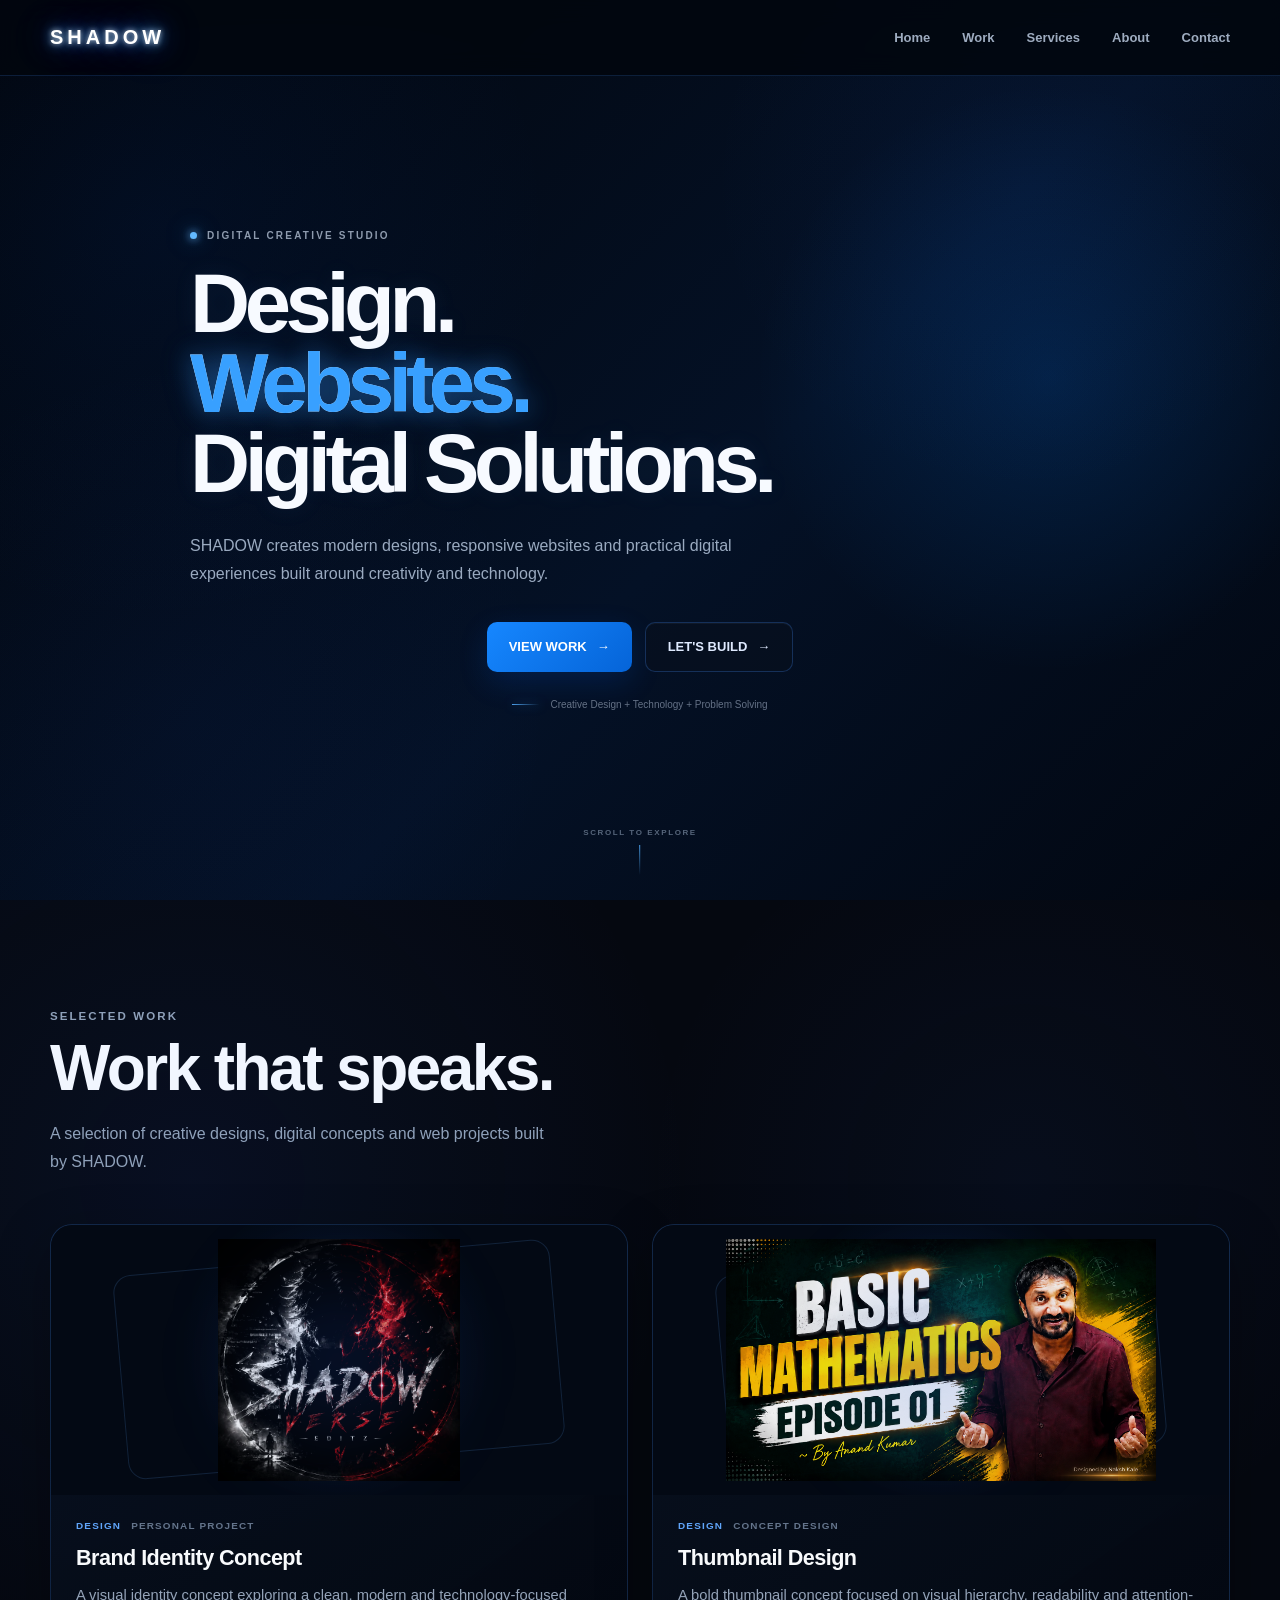
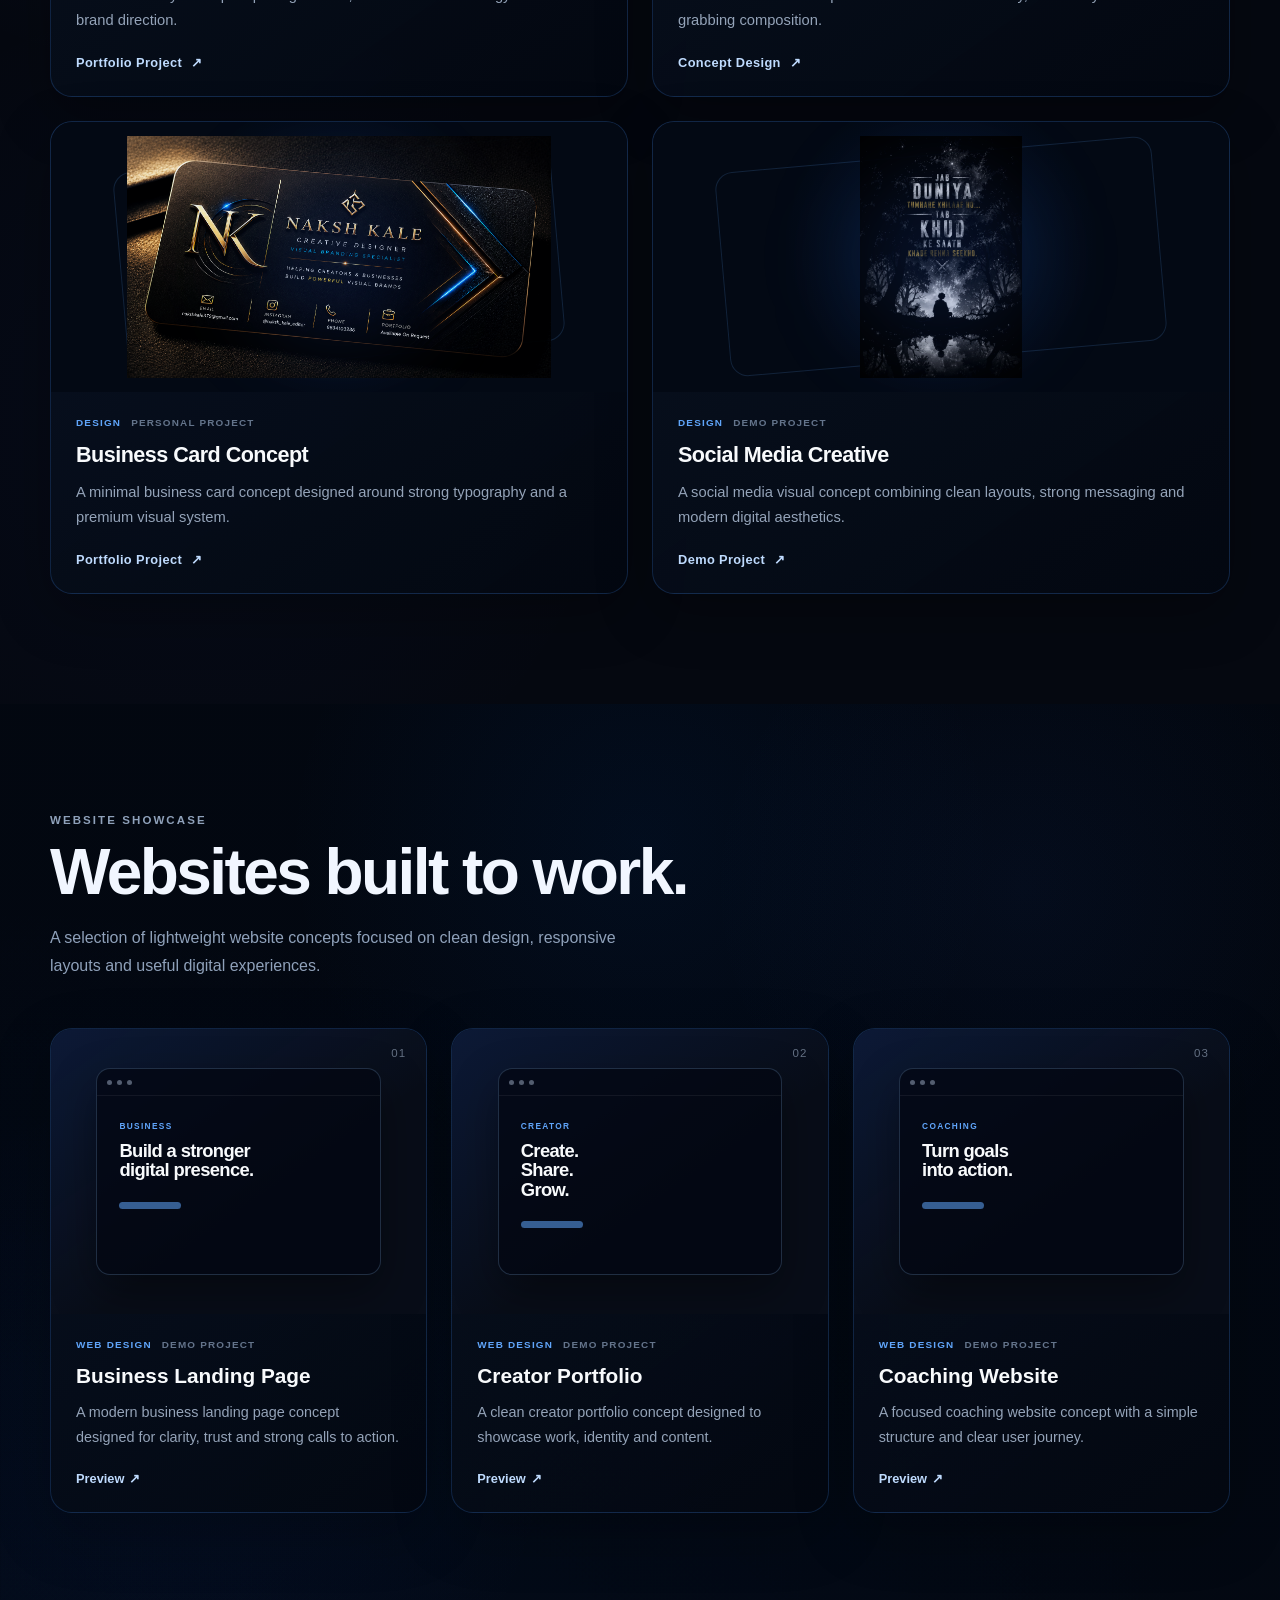
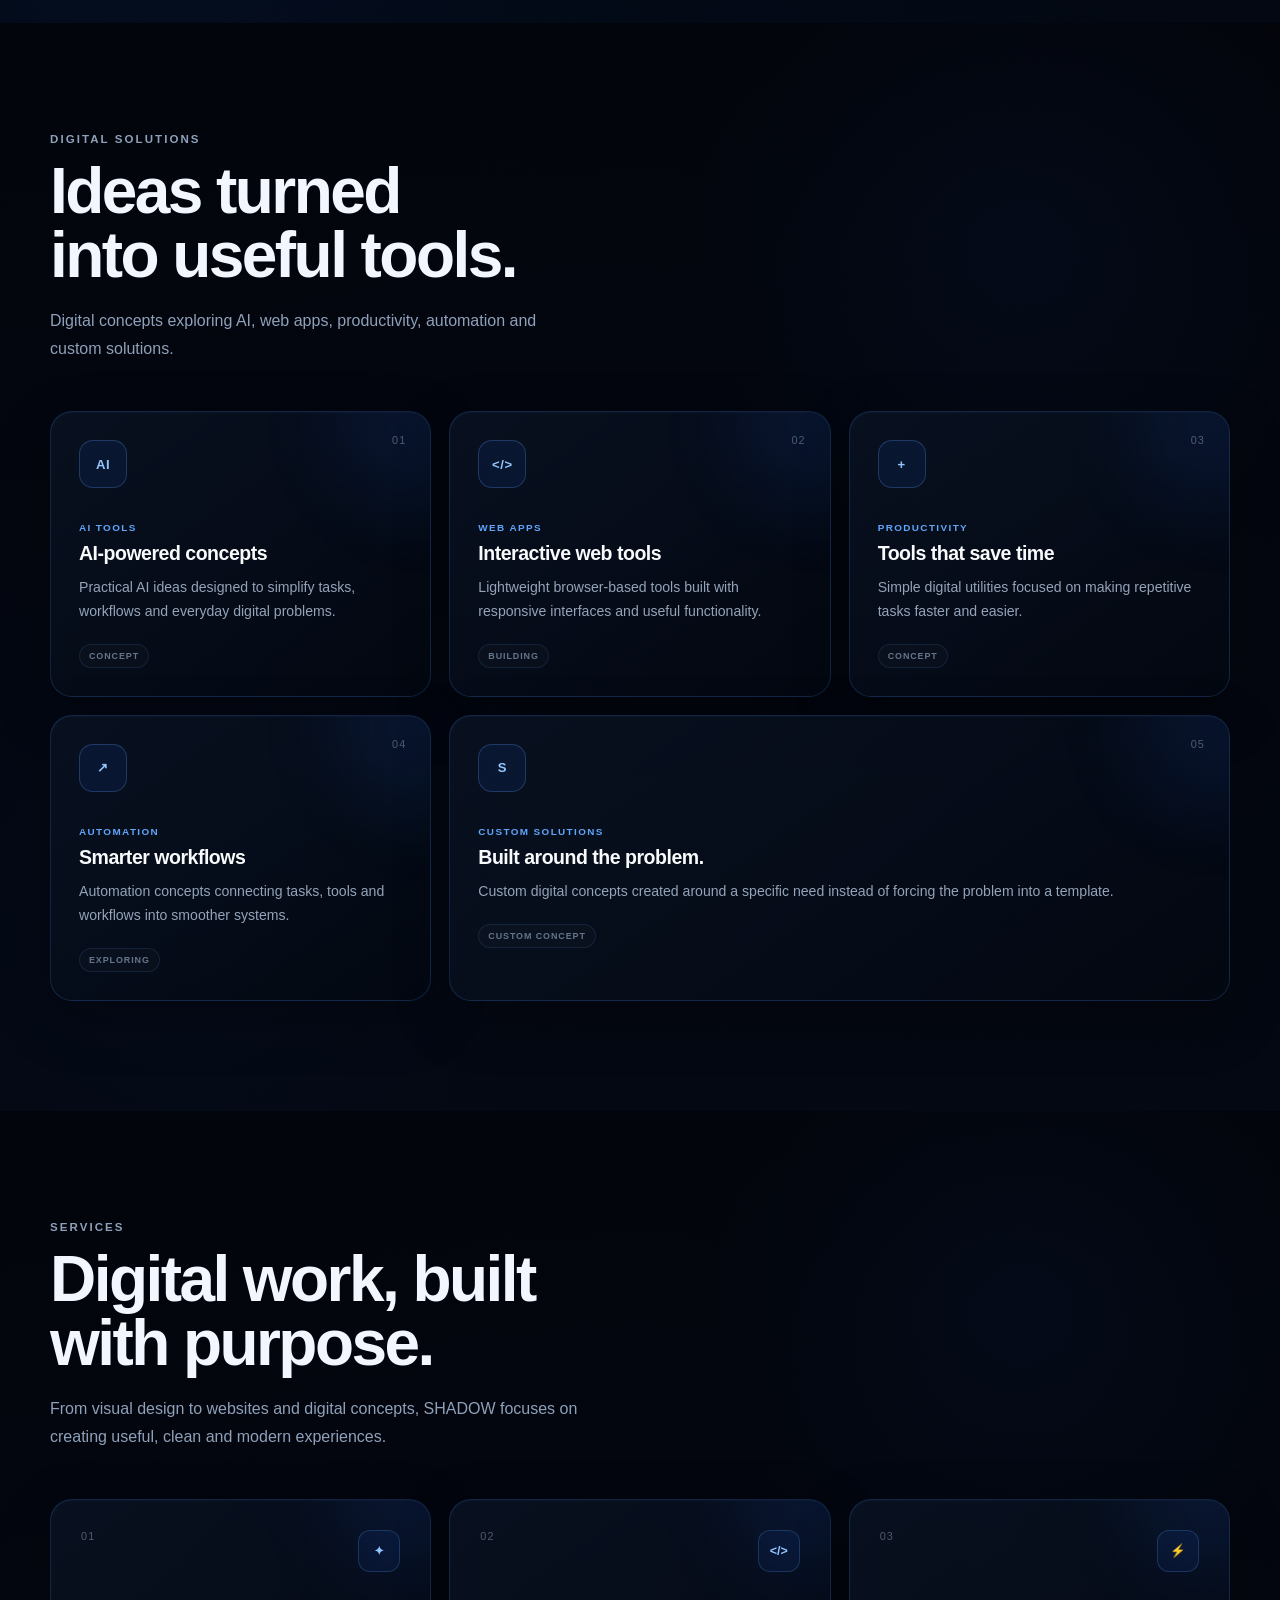
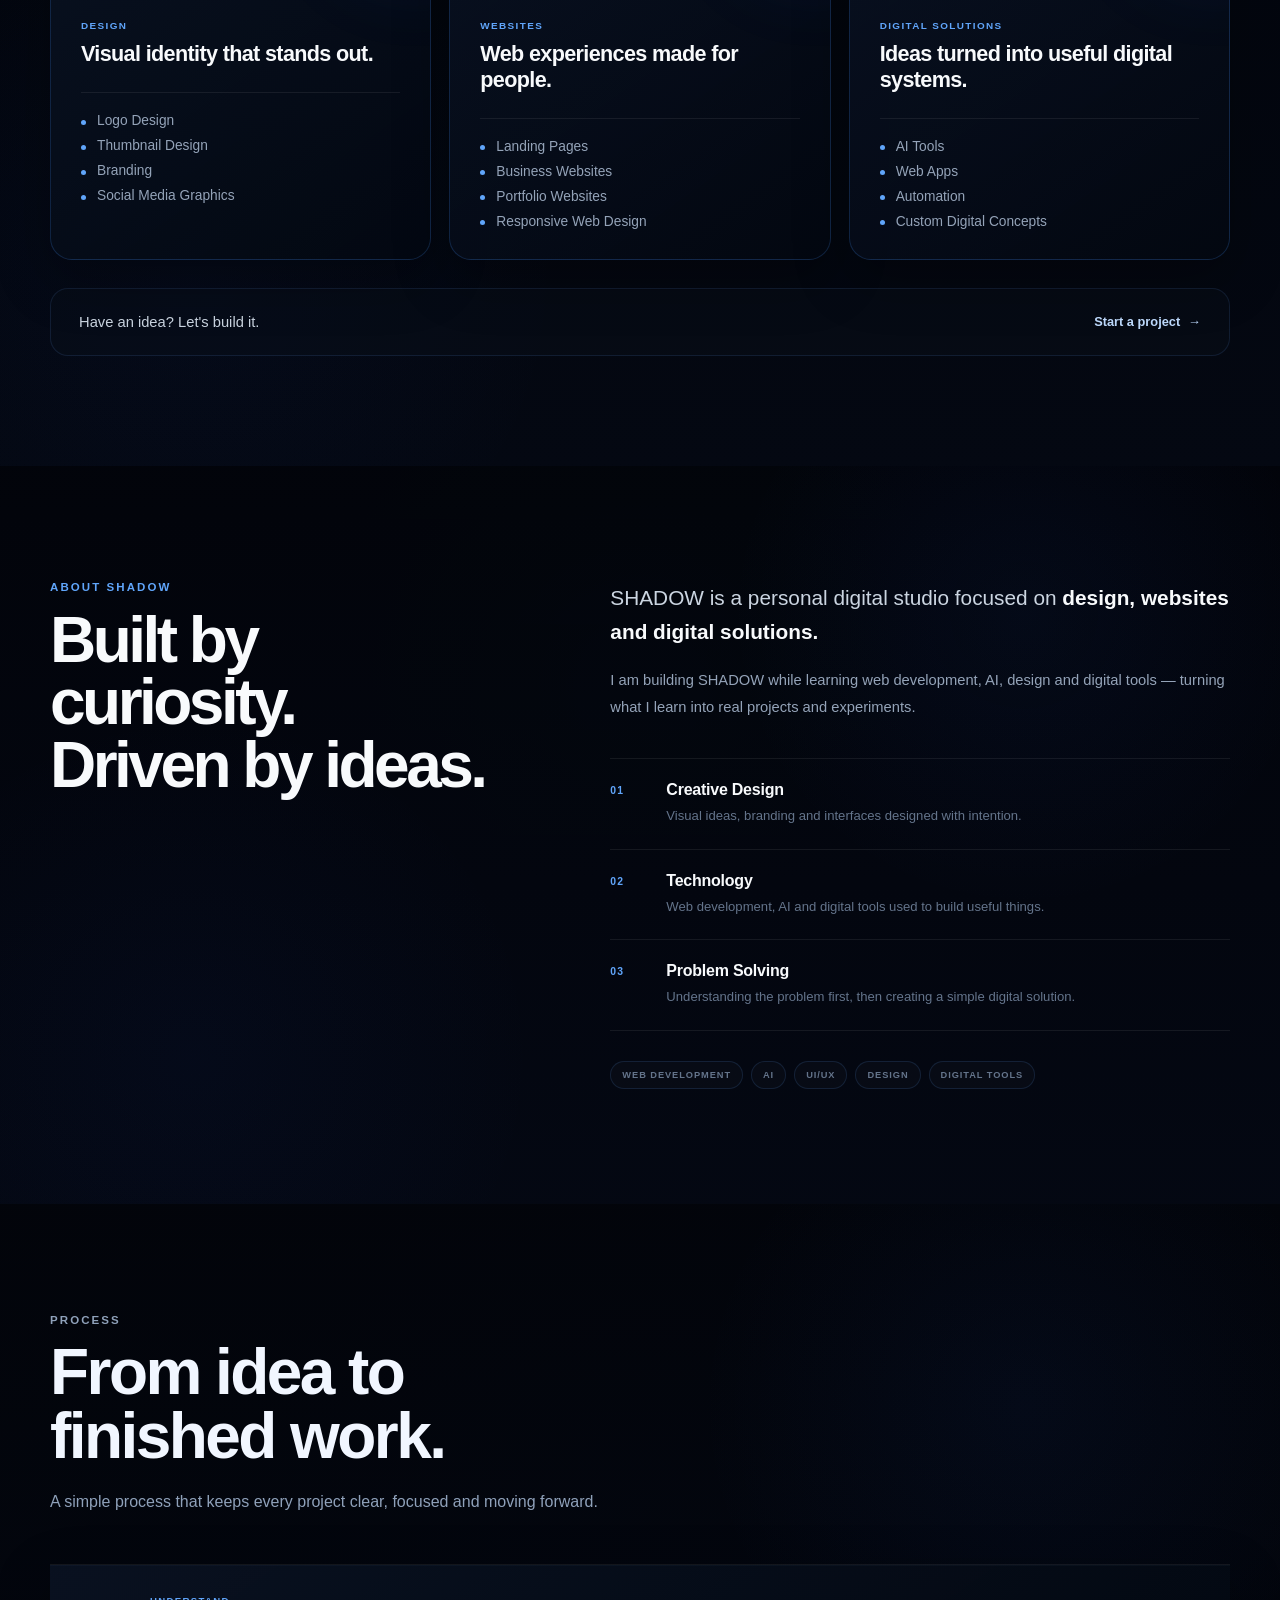
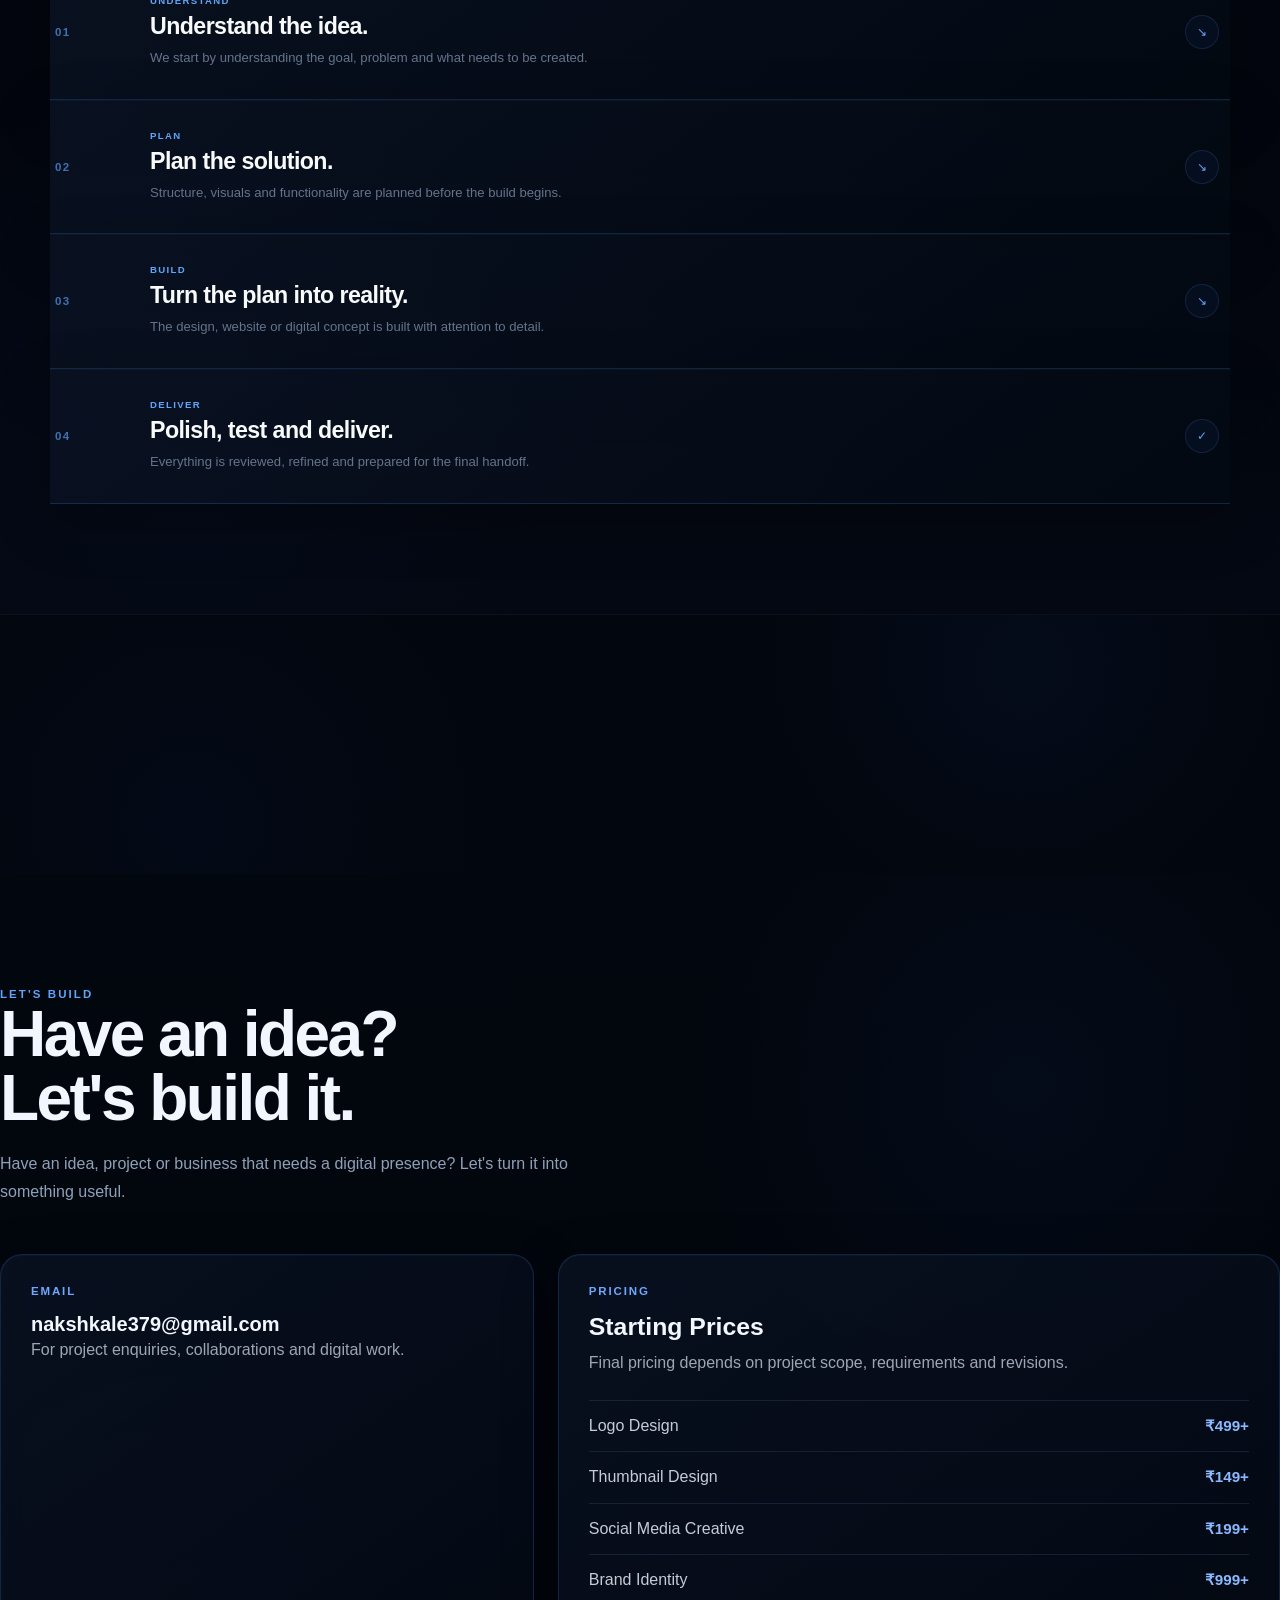
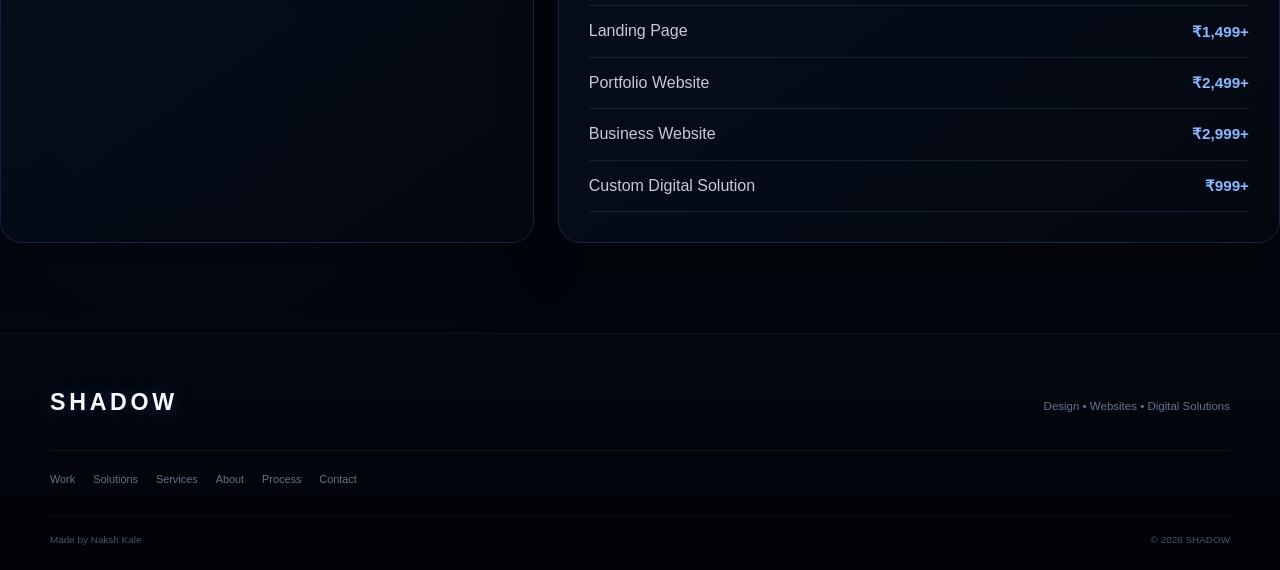
<file: index.html>
<!DOCTYPE html>
<html lang="en">
<head>
    <meta charset="UTF-8">

    <meta name="viewport" content="width=device-width, initial-scale=1.0">

    <meta
        name="description"
        content="SHADOW — Design, Websites and Digital Solutions."
    >

    <meta name="theme-color" content="#05070d">

    <title>SHADOW — Design • Websites • Digital Solutions</title>

    <link rel="stylesheet" href="style.css">

<!-- SHADOW_STAGE11_NAV -->
<style>
  html { scroll-behavior: smooth; }
  [id] { scroll-margin-top: 90px; }
</style>

<meta name="robots" content="index, follow">
</head>

<body id="top">

    <!-- NAVBAR -->
    <header class="navbar">
        <div class="nav-container">

            <a href="#home" class="brand">SHADOW</a>

            <button
                class="menu-toggle"
                id="menuToggle"
                aria-label="Open navigation menu"
                aria-expanded="false"
            >
                <span></span>
                <span></span>
                <span></span>
            </button>

            <nav class="nav-menu" id="navMenu">
                <a href="#home">Home</a>
                <a href="#work">Work</a>
                <a href="#services">Services</a>
                <a href="#about">About</a>
                <a href="#contact">Contact</a>
            </nav>

        </div>
    </header>


    <!-- HERO -->
    <main>

        <section class="hero" id="home">

            <div class="hero-space" aria-hidden="true">
                <div class="space-glow"></div>
                <div class="space-grid"></div>

                <div class="particle-field">
                    <i></i><i></i><i></i><i></i><i></i><i></i>
                    <i></i><i></i><i></i><i></i><i></i><i></i>
                    <i></i><i></i><i></i><i></i><i></i><i></i>
                    <i></i><i></i><i></i><i></i><i></i><i></i>
                </div>
            </div>

            <div class="hero-container">

                <div class="hero-content">

                    <div class="eyebrow">
                        <span class="status-dot"></span>
                        DIGITAL CREATIVE STUDIO
                    </div>

                    <h1>
                        Design.
                        <span>Websites.</span>
                        Digital Solutions.
                    </h1>

                    <p class="hero-description">
                        SHADOW creates modern designs, responsive websites
                        and practical digital experiences built around
                        creativity and technology.
                    </p>

                    <div class="hero-actions">

                        <a href="#work" class="btn btn-primary">
                            VIEW WORK
                            <span>→</span>
                        </a>

                        <a href="#contact" class="btn btn-secondary">
                            LET'S BUILD
                            <span>→</span>
                        </a>

                    </div>

                    <div class="hero-note">
                        <span></span>
                        Creative Design + Technology + Problem Solving
                    </div>

                </div>

                

            </div>

            <a href="#work" class="scroll-indicator">
                <span>SCROLL TO EXPLORE</span>
                <div class="scroll-line"></div>
            </a>

        </section>


        <!-- SELECTED WORK -->

        <section id="work" class="selected-work">

            <div class="section-container">

                <div class="section-heading">
                    <p class="section-eyebrow">SELECTED WORK</p>

                    <h2>Work that speaks.</h2>

                    <p>
                        A selection of creative designs, digital concepts
                        and web projects built by SHADOW.
                    </p>
                </div>


                <div class="work-grid">

                    <!-- PROJECT 01 -->

                    <article class="work-card">

                        <div class="work-preview work-preview-brand">
                            <img src="assets/images/brand-identity.png" alt="Brand Identity Concept" class="work-preview-image">

                        </div>


                        <div class="work-info">

                            <div class="work-meta">
                                <span>DESIGN</span>
                                <span>PERSONAL PROJECT</span>
                            </div>

                            <h3>
                                Brand Identity Concept
                            </h3>

                            <p>
                                A visual identity concept exploring a clean,
                                modern and technology-focused brand direction.
                            </p>

                            <span class="work-link">
                                Portfolio Project
                                <span>↗</span>
                            </span>

                        </div>

                    </article>


                    <!-- PROJECT 02 -->

                    <article class="work-card">

                        <div class="work-preview work-preview-thumbnail">
                            <img src="assets/images/thumbnail.png" alt="Thumbnail Design Concept" class="work-preview-image">

                        </div>


                        <div class="work-info">

                            <div class="work-meta">
                                <span>DESIGN</span>
                                <span>CONCEPT DESIGN</span>
                            </div>

                            <h3>
                                Thumbnail Design
                            </h3>

                            <p>
                                A bold thumbnail concept focused on visual
                                hierarchy, readability and attention-grabbing
                                composition.
                            </p>

                            <span class="work-link">
                                Concept Design
                                <span>↗</span>
                            </span>

                        </div>

                    </article>


                    <!-- PROJECT 03 -->

                    <article class="work-card">

                        <div class="work-preview work-preview-card">
                            <img src="assets/images/business-card.png" alt="Business Card Concept" class="work-preview-image">

                        </div>


                        <div class="work-info">

                            <div class="work-meta">
                                <span>DESIGN</span>
                                <span>PERSONAL PROJECT</span>
                            </div>

                            <h3>
                                Business Card Concept
                            </h3>

                            <p>
                                A minimal business card concept designed around
                                strong typography and a premium visual system.
                            </p>

                            <span class="work-link">
                                Portfolio Project
                                <span>↗</span>
                            </span>

                        </div>

                    </article>


                    <!-- PROJECT 04 -->

                    <article class="work-card">

                        <div class="work-preview work-preview-social">
                            <img src="assets/images/social-media.jpg" alt="Social Media Creative Concept" class="work-preview-image">

                        </div>


                        <div class="work-info">

                            <div class="work-meta">
                                <span>DESIGN</span>
                                <span>DEMO PROJECT</span>
                            </div>

                            <h3>
                                Social Media Creative
                            </h3>

                            <p>
                                A social media visual concept combining clean
                                layouts, strong messaging and modern digital
                                aesthetics.
                            </p>

                            <span class="work-link">
                                Demo Project
                                <span>↗</span>
                            </span>

                        </div>

                    </article>

                </div>

            </div>

        </section>


        
<section id="website-showcase" class="website-showcase">
  <div class="section-container">
    <div class="section-heading">
      <p class="section-eyebrow">WEBSITE SHOWCASE</p>
      <h2>Websites built to work.</h2>
      <p>A selection of lightweight website concepts focused on clean design, responsive layouts and useful digital experiences.</p>
    </div>

    <div class="website-grid">

      <article class="website-card">
        <div class="website-preview">
          <div class="preview-window">
            <div class="preview-topbar"><span></span><span></span><span></span></div>
            <div class="preview-content">
              <small>BUSINESS</small>
              <strong>Build a stronger<br>digital presence.</strong>
              <i></i>
            </div>
          </div>
          <span class="website-number">01</span>
        </div>
        <div class="website-info">
          <div class="website-meta"><span>WEB DESIGN</span><span>DEMO PROJECT</span></div>
          <h3>Business Landing Page</h3>
          <p>A modern business landing page concept designed for clarity, trust and strong calls to action.</p>
          <a href="projects/project-1/index.html" class="website-link">Preview <span>↗</span></a>
        </div>
      </article>

      <article class="website-card">
        <div class="website-preview">
          <div class="preview-window">
            <div class="preview-topbar"><span></span><span></span><span></span></div>
            <div class="preview-content">
              <small>CREATOR</small>
              <strong>Create.<br>Share.<br>Grow.</strong>
              <i></i>
            </div>
          </div>
          <span class="website-number">02</span>
        </div>
        <div class="website-info">
          <div class="website-meta"><span>WEB DESIGN</span><span>DEMO PROJECT</span></div>
          <h3>Creator Portfolio</h3>
          <p>A clean creator portfolio concept designed to showcase work, identity and content.</p>
          <a href="projects/project-2/index.html" class="website-link">Preview <span>↗</span></a>
        </div>
      </article>

      <article class="website-card">
        <div class="website-preview">
          <div class="preview-window">
            <div class="preview-topbar"><span></span><span></span><span></span></div>
            <div class="preview-content">
              <small>COACHING</small>
              <strong>Turn goals<br>into action.</strong>
              <i></i>
            </div>
          </div>
          <span class="website-number">03</span>
        </div>
        <div class="website-info">
          <div class="website-meta"><span>WEB DESIGN</span><span>DEMO PROJECT</span></div>
          <h3>Coaching Website</h3>
          <p>A focused coaching website concept with a simple structure and clear user journey.</p>
          <a href="projects/project-3/index.html" class="website-link">Preview <span>↗</span></a>
        </div>
      </article>

    </div>
  </div>
</section>


<section id="digital-solutions" class="digital-solutions">
  <div class="section-container">

    <div class="section-heading">
      <p class="section-eyebrow">DIGITAL SOLUTIONS</p>
      <h2>Ideas turned into useful tools.</h2>
      <p>
        Digital concepts exploring AI, web apps, productivity,
        automation and custom solutions.
      </p>
    </div>

    <div class="solutions-grid">

      <article class="solution-card">
        <span class="solution-number">01</span>
        <div class="solution-icon">AI</div>
        <p class="solution-label">AI TOOLS</p>
        <h3>AI-powered concepts</h3>
        <p>
          Practical AI ideas designed to simplify tasks,
          workflows and everyday digital problems.
        </p>
        <span class="solution-status">CONCEPT</span>
      </article>

      <article class="solution-card">
        <span class="solution-number">02</span>
        <div class="solution-icon">&lt;/&gt;</div>
        <p class="solution-label">WEB APPS</p>
        <h3>Interactive web tools</h3>
        <p>
          Lightweight browser-based tools built with
          responsive interfaces and useful functionality.
        </p>
        <span class="solution-status">BUILDING</span>
      </article>

      <article class="solution-card">
        <span class="solution-number">03</span>
        <div class="solution-icon">+</div>
        <p class="solution-label">PRODUCTIVITY</p>
        <h3>Tools that save time</h3>
        <p>
          Simple digital utilities focused on making
          repetitive tasks faster and easier.
        </p>
        <span class="solution-status">CONCEPT</span>
      </article>

      <article class="solution-card">
        <span class="solution-number">04</span>
        <div class="solution-icon">↗</div>
        <p class="solution-label">AUTOMATION</p>
        <h3>Smarter workflows</h3>
        <p>
          Automation concepts connecting tasks,
          tools and workflows into smoother systems.
        </p>
        <span class="solution-status">EXPLORING</span>
      </article>

      <article class="solution-card solution-card-featured">
        <span class="solution-number">05</span>
        <div class="solution-icon">S</div>
        <p class="solution-label">CUSTOM SOLUTIONS</p>
        <h3>Built around the problem.</h3>
        <p>
          Custom digital concepts created around a specific
          need instead of forcing the problem into a template.
        </p>
        <span class="solution-status">CUSTOM CONCEPT</span>
      </article>

    </div>

  </div>
</section>


<section id="services" class="services">
  <div class="section-container">

    <div class="section-heading">
      <p class="section-eyebrow">SERVICES</p>
      <h2>Digital work, built with purpose.</h2>
      <p>
        From visual design to websites and digital concepts,
        SHADOW focuses on creating useful, clean and modern experiences.
      </p>
    </div>

    <div class="services-grid">

      <article class="service-card">
        <div class="service-top">
          <span class="service-number">01</span>
          <span class="service-symbol">✦</span>
        </div>

        <p class="service-label">DESIGN</p>
        <h3>Visual identity that stands out.</h3>

        <ul>
          <li>Logo Design</li>
          <li>Thumbnail Design</li>
          <li>Branding</li>
          <li>Social Media Graphics</li>
        </ul>
      </article>


      <article class="service-card">
        <div class="service-top">
          <span class="service-number">02</span>
          <span class="service-symbol">&lt;/&gt;</span>
        </div>

        <p class="service-label">WEBSITES</p>
        <h3>Web experiences made for people.</h3>

        <ul>
          <li>Landing Pages</li>
          <li>Business Websites</li>
          <li>Portfolio Websites</li>
          <li>Responsive Web Design</li>
        </ul>
      </article>


      <article class="service-card service-card-featured">
        <div class="service-top">
          <span class="service-number">03</span>
          <span class="service-symbol">⚡</span>
        </div>

        <p class="service-label">DIGITAL SOLUTIONS</p>
        <h3>Ideas turned into useful digital systems.</h3>

        <ul>
          <li>AI Tools</li>
          <li>Web Apps</li>
          <li>Automation</li>
          <li>Custom Digital Concepts</li>
        </ul>
      </article>

    </div>

    <div class="services-cta">
      <p>Have an idea? Let's build it.</p>
      <a href="#contact">Start a project <span>→</span></a>
    </div>

  </div>
</section>



<section id="about" class="about">
  <div class="section-container">

    <div class="about-grid">

      <div class="about-heading">
        <p class="section-eyebrow">ABOUT SHADOW</p>
        <h2>Built by curiosity.<br>Driven by ideas.</h2>
      </div>

      <div class="about-content">
        <p class="about-lead">
          SHADOW is a personal digital studio focused on
          <strong>design, websites and digital solutions.</strong>
        </p>

        <p>
          I am building SHADOW while learning web development,
          AI, design and digital tools — turning what I learn
          into real projects and experiments.
        </p>

        <div class="about-pillars">

          <div class="about-pillar">
            <span>01</span>
            <div>
              <h3>Creative Design</h3>
              <p>Visual ideas, branding and interfaces designed with intention.</p>
            </div>
          </div>

          <div class="about-pillar">
            <span>02</span>
            <div>
              <h3>Technology</h3>
              <p>Web development, AI and digital tools used to build useful things.</p>
            </div>
          </div>

          <div class="about-pillar">
            <span>03</span>
            <div>
              <h3>Problem Solving</h3>
              <p>Understanding the problem first, then creating a simple digital solution.</p>
            </div>
          </div>

        </div>

        <div class="about-skills">
          <span>WEB DEVELOPMENT</span>
          <span>AI</span>
          <span>UI/UX</span>
          <span>DESIGN</span>
          <span>DIGITAL TOOLS</span>
        </div>

      </div>

    </div>

  </div>
</section>


<section id="process" class="process">
  <div class="section-container">

    <div class="section-heading">
      <p class="section-eyebrow">PROCESS</p>
      <h2>From idea to finished work.</h2>
      <p>
        A simple process that keeps every project clear,
        focused and moving forward.
      </p>
    </div>

    <div class="process-list">

      <article class="process-step">
        <div class="process-step-number">01</div>
        <div class="process-step-content">
          <p>UNDERSTAND</p>
          <h3>Understand the idea.</h3>
          <span>We start by understanding the goal, problem and what needs to be created.</span>
        </div>
        <div class="process-arrow">↘</div>
      </article>

      <article class="process-step">
        <div class="process-step-number">02</div>
        <div class="process-step-content">
          <p>PLAN</p>
          <h3>Plan the solution.</h3>
          <span>Structure, visuals and functionality are planned before the build begins.</span>
        </div>
        <div class="process-arrow">↘</div>
      </article>

      <article class="process-step">
        <div class="process-step-number">03</div>
        <div class="process-step-content">
          <p>BUILD</p>
          <h3>Turn the plan into reality.</h3>
          <span>The design, website or digital concept is built with attention to detail.</span>
        </div>
        <div class="process-arrow">↘</div>
      </article>

      <article class="process-step">
        <div class="process-step-number">04</div>
        <div class="process-step-content">
          <p>DELIVER</p>
          <h3>Polish, test and deliver.</h3>
          <span>Everything is reviewed, refined and prepared for the final handoff.</span>
        </div>
        <div class="process-arrow">✓</div>
      </article>

    </div>

  </div>
</section>

<!-- TEMPORARY SECTION ANCHORS -->

        <section id="services" class="section-placeholder">
        </section>


        <section id="contact" class="contact-section">
            <div class="section-heading">
                <span class="section-eyebrow">LET'S BUILD</span>
                <h2>Have an idea? Let's build it.</h2>
                <p>
                    Have an idea, project or business that needs a digital presence?
                    Let's turn it into something useful.
                </p>
            </div>

            <div class="contact-grid">

                <div class="contact-card">
                    <span class="contact-label">EMAIL</span>
                    <a href="mailto:nakshkale379@gmail.com">
                        nakshkale379@gmail.com
                    </a>
                    <p>For project enquiries, collaborations and digital work.</p>
                </div>

                <div class="contact-card">
                    <span class="contact-label">PRICING</span>
                    <h3>Starting Prices</h3>
                    <p>Final pricing depends on project scope, requirements and revisions.</p>

                    <div class="pricing-list">
                        <div><span>Logo Design</span><strong>₹499+</strong></div>
                        <div><span>Thumbnail Design</span><strong>₹149+</strong></div>
                        <div><span>Social Media Creative</span><strong>₹199+</strong></div>
                        <div><span>Brand Identity</span><strong>₹999+</strong></div>
                        <div><span>Landing Page</span><strong>₹1,499+</strong></div>
                        <div><span>Portfolio Website</span><strong>₹2,499+</strong></div>
                        <div><span>Business Website</span><strong>₹2,999+</strong></div>
                        <div><span>Custom Digital Solution</span><strong>₹999+</strong></div>
                    </div>
                </div>

            </div>
        </section>

    </main>


    <script src="script.js"></script>


<footer class="site-footer">
  <div class="footer-inner">

    <div class="footer-brand">
      <a href="#top" class="footer-logo">SHADOW</a>
      <p>Design • Websites • Digital Solutions</p>
    </div>

    <nav class="footer-nav" aria-label="Footer navigation">
      <a href="#work">Work</a>
      <a href="#digital-solutions">Solutions</a>
      <a href="#services">Services</a>
      <a href="#about">About</a>
      <a href="#process">Process</a>
      <a href="#contact">Contact</a>
    </nav>

    <div class="footer-bottom">
      <span>Made by Naksh Kale</span>
      <span>© 2026 SHADOW</span>
    </div>

  </div>
</footer>

</body>
</html>
</file>
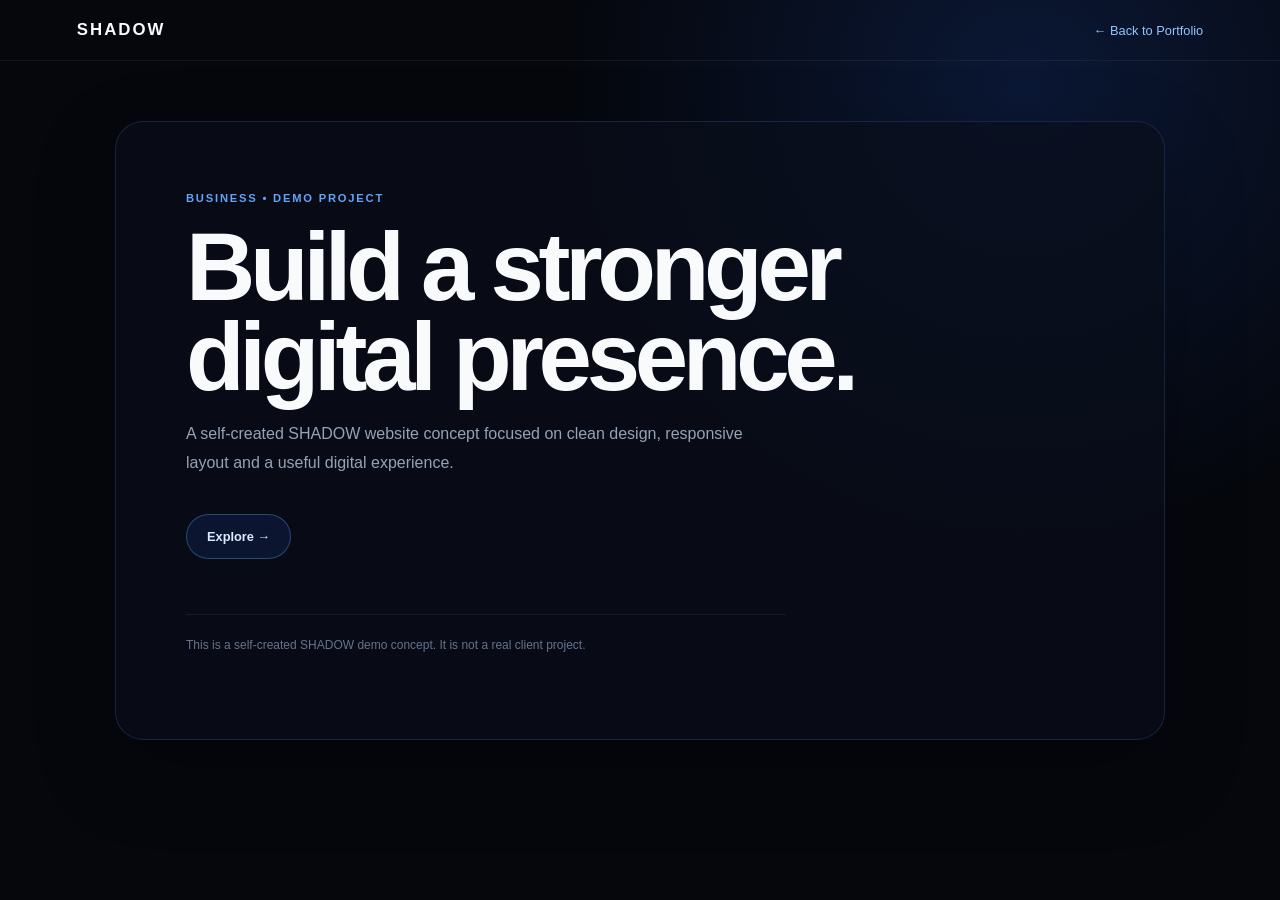
<file: projects/project-1/index.html>
<!DOCTYPE html>
<html lang="en">
<head>
<meta charset="UTF-8">
<meta name="viewport" content="width=device-width, initial-scale=1.0">
<meta name="description" content="SHADOW demo project — Business Landing Page.">
<meta name="theme-color" content="#05070d">
<title>Business Landing Page — SHADOW Demo</title>
<style>
*{box-sizing:border-box}
body{margin:0;min-height:100vh;font-family:Arial,sans-serif;color:#f8fafc;background:radial-gradient(circle at 80% 10%,rgba(37,99,235,.18),transparent 35%),#05070d}
a{color:inherit}
nav{display:flex;justify-content:space-between;align-items:center;padding:20px 6vw;border-bottom:1px solid rgba(255,255,255,.06)}
.brand{font-size:1.05rem;font-weight:800;letter-spacing:.12em}
.back{color:#93c5fd;font-size:.8rem;text-decoration:none}
main{width:min(1050px,90%);margin:auto}
.hero{min-height:80vh;display:grid;place-items:center;padding:60px 0}
.box{width:100%;padding:clamp(30px,6vw,70px);border:1px solid rgba(96,165,250,.16);border-radius:28px;background:rgba(10,15,27,.72);box-shadow:0 30px 80px rgba(0,0,0,.28)}
.eyebrow{color:#60a5fa;font-size:.7rem;font-weight:700;letter-spacing:.16em}
h1{max-width:760px;margin:18px 0;font-size:clamp(2.5rem,8vw,6rem);line-height:.94;letter-spacing:-.055em}
p{max-width:600px;color:#94a3b8;font-size:1rem;line-height:1.8}
.button{display:inline-block;margin-top:20px;padding:14px 20px;border:1px solid rgba(96,165,250,.35);border-radius:999px;color:#dbeafe;background:rgba(37,99,235,.12);text-decoration:none;font-size:.8rem;font-weight:700}
.note{margin-top:55px;padding-top:20px;border-top:1px solid rgba(255,255,255,.07);color:#64748b;font-size:.75rem}
@media(max-width:500px){nav{padding:18px 5%}.hero{padding:40px 0}.box{padding:28px 22px;border-radius:22px}}
</style>
</head>
<body>
<nav><div class="brand">SHADOW</div><a class="back" href="../../index.html#website-showcase">← Back to Portfolio</a></nav>
<main><section class="hero"><div class="box">
<div class="eyebrow">BUSINESS • DEMO PROJECT</div>
<h1>Build a stronger digital presence.</h1>
<p>A self-created SHADOW website concept focused on clean design, responsive layout and a useful digital experience.</p>
<a class="button" href="#">Explore →</a>
<p class="note">This is a self-created SHADOW demo concept. It is not a real client project.</p>
</div></section></main>
</body>
</html>
</file>
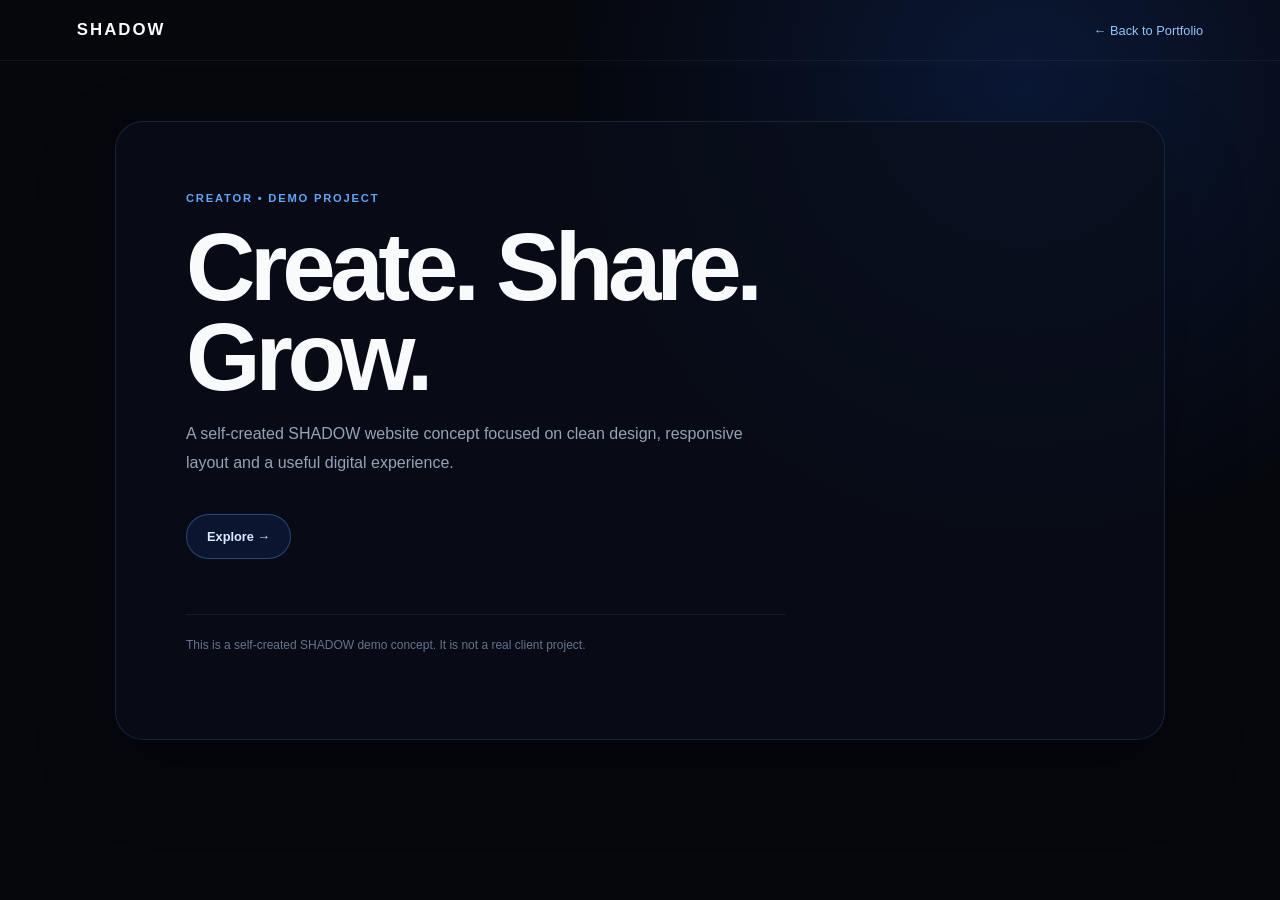
<file: projects/project-2/index.html>
<!DOCTYPE html>
<html lang="en">
<head>
<meta charset="UTF-8">
<meta name="viewport" content="width=device-width, initial-scale=1.0">
<meta name="description" content="SHADOW demo project — Creator Portfolio.">
<meta name="theme-color" content="#05070d">
<title>Creator Portfolio — SHADOW Demo</title>
<style>
*{box-sizing:border-box}
body{margin:0;min-height:100vh;font-family:Arial,sans-serif;color:#f8fafc;background:radial-gradient(circle at 80% 10%,rgba(37,99,235,.18),transparent 35%),#05070d}
a{color:inherit}
nav{display:flex;justify-content:space-between;align-items:center;padding:20px 6vw;border-bottom:1px solid rgba(255,255,255,.06)}
.brand{font-size:1.05rem;font-weight:800;letter-spacing:.12em}
.back{color:#93c5fd;font-size:.8rem;text-decoration:none}
main{width:min(1050px,90%);margin:auto}
.hero{min-height:80vh;display:grid;place-items:center;padding:60px 0}
.box{width:100%;padding:clamp(30px,6vw,70px);border:1px solid rgba(96,165,250,.16);border-radius:28px;background:rgba(10,15,27,.72);box-shadow:0 30px 80px rgba(0,0,0,.28)}
.eyebrow{color:#60a5fa;font-size:.7rem;font-weight:700;letter-spacing:.16em}
h1{max-width:760px;margin:18px 0;font-size:clamp(2.5rem,8vw,6rem);line-height:.94;letter-spacing:-.055em}
p{max-width:600px;color:#94a3b8;font-size:1rem;line-height:1.8}
.button{display:inline-block;margin-top:20px;padding:14px 20px;border:1px solid rgba(96,165,250,.35);border-radius:999px;color:#dbeafe;background:rgba(37,99,235,.12);text-decoration:none;font-size:.8rem;font-weight:700}
.note{margin-top:55px;padding-top:20px;border-top:1px solid rgba(255,255,255,.07);color:#64748b;font-size:.75rem}
@media(max-width:500px){nav{padding:18px 5%}.hero{padding:40px 0}.box{padding:28px 22px;border-radius:22px}}
</style>
</head>
<body>
<nav><div class="brand">SHADOW</div><a class="back" href="../../index.html#website-showcase">← Back to Portfolio</a></nav>
<main><section class="hero"><div class="box">
<div class="eyebrow">CREATOR • DEMO PROJECT</div>
<h1>Create. Share. Grow.</h1>
<p>A self-created SHADOW website concept focused on clean design, responsive layout and a useful digital experience.</p>
<a class="button" href="#">Explore →</a>
<p class="note">This is a self-created SHADOW demo concept. It is not a real client project.</p>
</div></section></main>
</body>
</html>
</file>
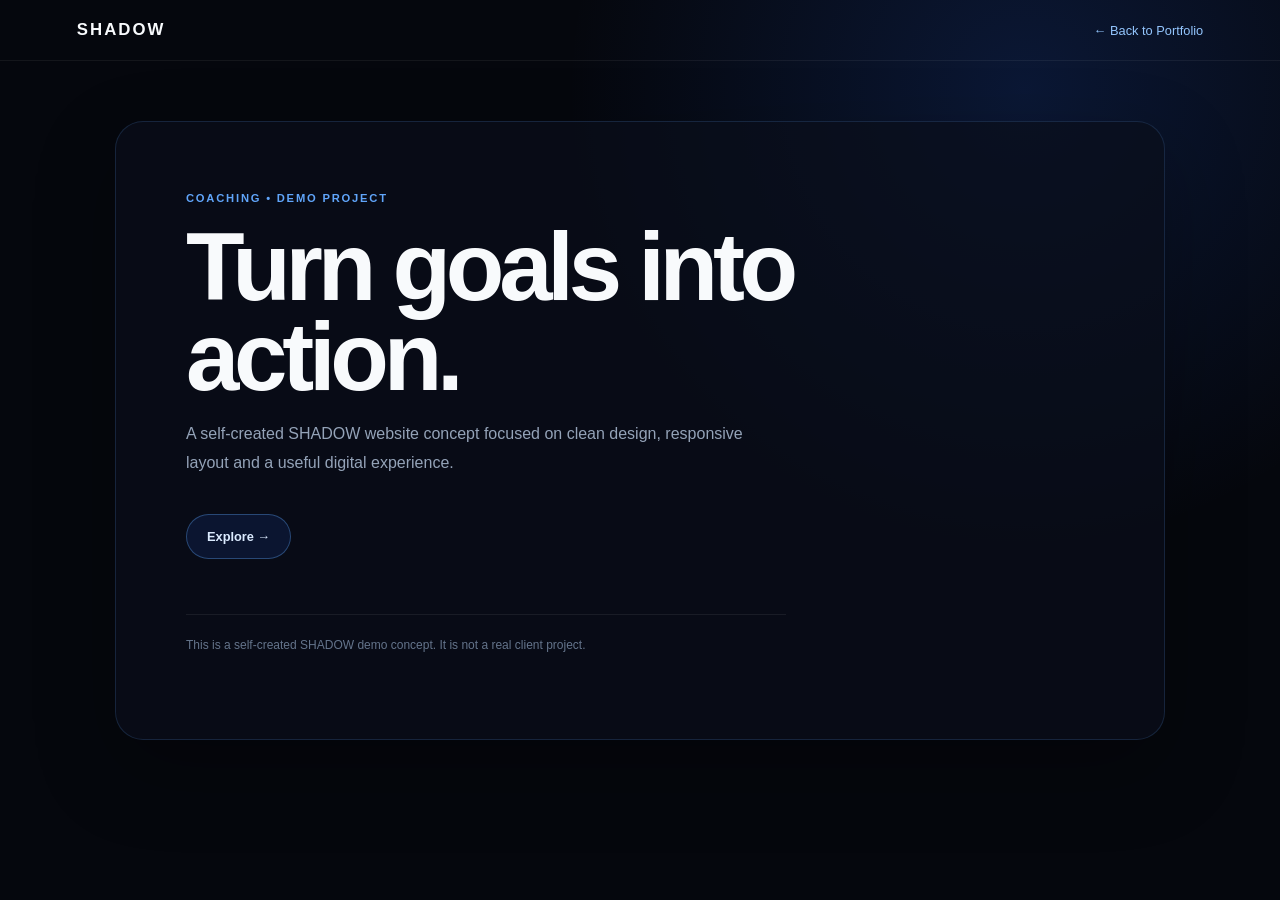
<file: projects/project-3/index.html>
<!DOCTYPE html>
<html lang="en">
<head>
<meta charset="UTF-8">
<meta name="viewport" content="width=device-width, initial-scale=1.0">
<meta name="description" content="SHADOW demo project — Coaching Website.">
<meta name="theme-color" content="#05070d">
<title>Coaching Website — SHADOW Demo</title>
<style>
*{box-sizing:border-box}
body{margin:0;min-height:100vh;font-family:Arial,sans-serif;color:#f8fafc;background:radial-gradient(circle at 80% 10%,rgba(37,99,235,.18),transparent 35%),#05070d}
a{color:inherit}
nav{display:flex;justify-content:space-between;align-items:center;padding:20px 6vw;border-bottom:1px solid rgba(255,255,255,.06)}
.brand{font-size:1.05rem;font-weight:800;letter-spacing:.12em}
.back{color:#93c5fd;font-size:.8rem;text-decoration:none}
main{width:min(1050px,90%);margin:auto}
.hero{min-height:80vh;display:grid;place-items:center;padding:60px 0}
.box{width:100%;padding:clamp(30px,6vw,70px);border:1px solid rgba(96,165,250,.16);border-radius:28px;background:rgba(10,15,27,.72);box-shadow:0 30px 80px rgba(0,0,0,.28)}
.eyebrow{color:#60a5fa;font-size:.7rem;font-weight:700;letter-spacing:.16em}
h1{max-width:760px;margin:18px 0;font-size:clamp(2.5rem,8vw,6rem);line-height:.94;letter-spacing:-.055em}
p{max-width:600px;color:#94a3b8;font-size:1rem;line-height:1.8}
.button{display:inline-block;margin-top:20px;padding:14px 20px;border:1px solid rgba(96,165,250,.35);border-radius:999px;color:#dbeafe;background:rgba(37,99,235,.12);text-decoration:none;font-size:.8rem;font-weight:700}
.note{margin-top:55px;padding-top:20px;border-top:1px solid rgba(255,255,255,.07);color:#64748b;font-size:.75rem}
@media(max-width:500px){nav{padding:18px 5%}.hero{padding:40px 0}.box{padding:28px 22px;border-radius:22px}}
</style>
</head>
<body>
<nav><div class="brand">SHADOW</div><a class="back" href="../../index.html#website-showcase">← Back to Portfolio</a></nav>
<main><section class="hero"><div class="box">
<div class="eyebrow">COACHING • DEMO PROJECT</div>
<h1>Turn goals into action.</h1>
<p>A self-created SHADOW website concept focused on clean design, responsive layout and a useful digital experience.</p>
<a class="button" href="#">Explore →</a>
<p class="note">This is a self-created SHADOW demo concept. It is not a real client project.</p>
</div></section></main>
</body>
</html>
</file>
<file: style.css>
/* =========================================================
   SHADOW PORTFOLIO
   PREMIUM BLUE / BLACK UI
   Lightweight • Mobile First
========================================================= */

:root {
    --black: #02040a;
    --navy: #06101f;
    --blue: #1683ff;
    --blue2: #52b2ff;
    --white: #f7faff;
    --text: #aeb9ca;
    --muted: #68758a;
    --border: rgba(255,255,255,.09);
    --max: 1180px;
}


/* =========================================================
   RESET
========================================================= */

* {
    margin: 0;
    padding: 0;
    box-sizing: border-box;
}

html {
    scroll-behavior: smooth;
}

body {
    min-width: 320px;
    overflow-x: hidden;

    color: var(--white);

    font-family:
        Inter,
        -apple-system,
        BlinkMacSystemFont,
        "Segoe UI",
        sans-serif;

    background:
        radial-gradient(
            circle at 75% 18%,
            rgba(0,110,255,.13),
            transparent 30%
        ),
        radial-gradient(
            circle at 15% 75%,
            rgba(0,65,170,.08),
            transparent 32%
        ),
        linear-gradient(
            135deg,
            #02040a 0%,
            #04101e 52%,
            #02050c 100%
        );
}

a {
    color: inherit;
    text-decoration: none;
}

button {
    font: inherit;
}


/* =========================================================
   NAVBAR
========================================================= */

.navbar {
    position: fixed;
    top: 0;
    left: 0;

    width: 100%;
    height: 76px;

    z-index: 1000;

    background: rgba(2,5,11,.72);

    border-bottom:
        1px solid rgba(100,160,220,.08);

    backdrop-filter: blur(20px);
    -webkit-backdrop-filter: blur(20px);
}

.nav-container {
    width: min(var(--max), calc(100% - 40px));
    height: 100%;
    margin: auto;

    display: flex;
    align-items: center;
    justify-content: space-between;
}


/* =========================================================
   SHADOW BRAND — STRONG GLOW
========================================================= */

.brand {
    font-size: 20px;
    font-weight: 900;

    letter-spacing: .20em;

    color: #fff;

    text-shadow:
        0 0 5px rgba(255,255,255,.65),
        0 0 12px rgba(80,175,255,.9),
        0 0 28px rgba(25,125,255,.75),
        0 0 52px rgba(15,90,255,.4);

    transition:
        transform .25s ease,
        text-shadow .25s ease;
}

.brand:hover {
    transform: translateY(-1px);

    text-shadow:
        0 0 6px #fff,
        0 0 15px rgba(90,190,255,1),
        0 0 35px rgba(35,135,255,.9),
        0 0 65px rgba(15,95,255,.55);
}


/* =========================================================
   NAV LINKS
========================================================= */

.nav-menu {
    display: flex;
    align-items: center;
    gap: 32px;
}

.nav-menu a {
    position: relative;

    color: #aeb8c9;

    font-size: 13px;
    font-weight: 600;

    transition: color .25s ease;
}

.nav-menu a:hover {
    color: #fff;
}

.nav-menu a::after {
    content: "";

    position: absolute;
    left: 50%;
    bottom: -8px;

    width: 0;
    height: 1px;

    transform: translateX(-50%);

    background: var(--blue2);

    box-shadow:
        0 0 10px var(--blue);

    transition: width .25s ease;
}

.nav-menu a:hover::after {
    width: 100%;
}


/* =========================================================
   MENU BUTTON
========================================================= */

.menu-toggle {
    display: none;

    width: 44px;
    height: 44px;

    align-items: center;
    justify-content: center;

    flex-direction: column;
    gap: 6px;

    border:
        1px solid rgba(110,180,255,.15);

    border-radius: 13px;

    background:
        rgba(255,255,255,.035);

    cursor: pointer;

    box-shadow:
        inset 0 0 20px rgba(30,120,255,.025),
        0 0 20px rgba(20,100,220,.05);
}

.menu-toggle span {
    width: 18px;
    height: 2px;

    border-radius: 2px;

    background: #eaf5ff;

    box-shadow:
        0 0 8px rgba(70,170,255,.4);
}


/* =========================================================
   HERO
========================================================= */

.hero {
    position: relative;

    min-height: 100svh;

    display: flex;
    align-items: center;

    padding:
        125px 0
        90px;

    isolation: isolate;

    overflow: hidden;
}

.hero-container {
    position: relative;

    width: min(var(--max), calc(100% - 40px));

    margin: auto;

    display: grid;

    grid-template-columns:
        1.04fr
        .96fr;

    align-items: center;

    gap: 55px;

    z-index: 2;
}


/* =========================================================
   HERO BACKGROUND GRID
========================================================= */

.hero-grid {
    position: absolute;
    inset: 0;

    z-index: -3;

    opacity: .32;

    background-image:
        linear-gradient(
            rgba(55,145,255,.09) 1px,
            transparent 1px
        ),
        linear-gradient(
            90deg,
            rgba(55,145,255,.09) 1px,
            transparent 1px
        );

    background-size: 65px 65px;

    mask-image:
        radial-gradient(
            ellipse at center,
            black 0%,
            transparent 72%
        );

    -webkit-mask-image:
        radial-gradient(
            ellipse at center,
            black 0%,
            transparent 72%
        );
}


/* =========================================================
   BIG AMBIENT LIGHT
========================================================= */

.hero-glow {
    position: absolute;

    border-radius: 50%;

    pointer-events: none;

    filter: blur(85px);

    z-index: -4;
}

.hero-glow-one {
    width: 540px;
    height: 540px;

    top: -50px;
    right: -30px;

    background:
        rgba(0,105,255,.18);
}

.hero-glow-two {
    width: 420px;
    height: 420px;

    left: -130px;
    bottom: -120px;

    background:
        rgba(0,70,190,.12);
}


/* =========================================================
   HERO CONTENT
========================================================= */

.hero-content {
    max-width: 700px;

    animation:
        heroIn .8s ease both;
}


/* EYEBROW */

.eyebrow {
    display: inline-flex;
    align-items: center;

    gap: 10px;

    margin-bottom: 23px;

    color: #8e9bae;

    font-size: 10px;
    font-weight: 800;

    letter-spacing: .22em;
}

.status-dot {
    width: 7px;
    height: 7px;

    border-radius: 50%;

    background: #62b9ff;

    box-shadow:
        0 0 8px #62b9ff,
        0 0 20px rgba(50,150,255,.8),
        0 0 35px rgba(30,120,255,.4);
}


/* =========================================================
   HERO HEADING
========================================================= */

.hero h1 {
    max-width: 800px;

    color: #f8fbff;

    font-size:
        clamp(
            48px,
            6.5vw,
            86px
        );

    line-height: .96;

    letter-spacing: -.065em;

    font-weight: 900;

    text-shadow:
        0 0 25px rgba(100,175,255,.08);
}

.hero h1 span {
    display: block;

    background:
        linear-gradient(
            105deg,
            #ffffff 0%,
            #edf7ff 27%,
            #65baff 64%,
            #237dff 100%
        );

    -webkit-background-clip: text;
    background-clip: text;

    color: transparent;

    filter:
        drop-shadow(
            0 0 14px rgba(45,145,255,.28)
        );
}


/* =========================================================
   DESCRIPTION
========================================================= */

.hero-description {
    max-width: 575px;

    margin-top: 28px;

    color: var(--text);

    font-size: 16px;

    line-height: 1.75;
}


/* =========================================================
   BUTTONS
========================================================= */

.hero-actions {
    display: flex;
    flex-wrap: wrap;

    gap: 13px;

    margin-top: 34px;
}

.btn {
    min-height: 50px;

    padding: 0 22px;

    display: inline-flex;
    align-items: center;
    justify-content: center;

    gap: 10px;

    border-radius: 10px;

    font-size: 13px;
    font-weight: 800;

    transition:
        transform .25s ease,
        box-shadow .25s ease,
        border-color .25s ease,
        background .25s ease;
}

.btn:hover {
    transform: translateY(-3px);
}


/* PRIMARY */

.btn-primary {
    color: white;

    background:
        linear-gradient(
            135deg,
            #238cff,
            #0966d4
        );

    box-shadow:
        0 10px 30px rgba(0,110,240,.22),
        inset 0 1px 0 rgba(255,255,255,.2);
}

.btn-primary:hover {
    box-shadow:
        0 15px 45px rgba(0,120,255,.35),
        0 0 25px rgba(20,120,255,.18);
}


/* SECONDARY */

.btn-secondary {
    color: #dfeaff;

    border:
        1px solid rgba(120,185,255,.18);

    background:
        rgba(255,255,255,.035);

    box-shadow:
        inset 0 1px 0 rgba(255,255,255,.04);
}

.btn-secondary:hover {
    border-color:
        rgba(90,175,255,.45);

    background:
        rgba(40,130,255,.07);

    box-shadow:
        0 10px 30px rgba(20,100,220,.1);
}


/* =========================================================
   HERO NOTE
========================================================= */

.hero-note {
    display: flex;
    align-items: center;

    gap: 10px;

    margin-top: 27px;

    color: #647186;

    font-size: 10px;
}

.hero-note span {
    width: 28px;
    height: 1px;

    background:
        linear-gradient(
            90deg,
            #4b9ee8,
            transparent
        );

    box-shadow:
        0 0 10px rgba(50,150,255,.5);
}


/* =========================================================
   HERO VISUAL
========================================================= */

.hero-visual {
    position: relative;

    width: min(510px, 100%);

    aspect-ratio: 1;

    margin: auto;

    animation:
        visualIn 1s ease .1s both;
}


/* ORBITS */

.visual-orbit {
    position: absolute;

    left: 50%;
    top: 50%;

    transform:
        translate(-50%, -50%);

    border-radius: 50%;

    border:
        1px solid rgba(60,160,255,.2);

    box-shadow:
        0 0 35px rgba(20,120,255,.04);
}

.orbit-one {
    width: 76%;
    height: 76%;
}

.orbit-two {
    width: 51%;
    height: 51%;

    border-color:
        rgba(100,190,255,.28);
}


/* =========================================================
   CORE
========================================================= */

.visual-core {
    position: absolute;

    left: 50%;
    top: 50%;

    width: 205px;
    height: 205px;

    transform:
        translate(-50%, -50%);

    display: flex;
    align-items: center;
    justify-content: center;

    border-radius: 50%;

    background:
        radial-gradient(
            circle,
            rgba(45,155,255,.38) 0%,
            rgba(7,20,39,.96) 64%,
            rgba(2,7,15,.98) 100%
        );

    border:
        1px solid rgba(105,190,255,.38);

    box-shadow:
        0 0 50px rgba(15,120,255,.25),
        0 0 110px rgba(15,100,255,.14),
        inset 0 0 55px rgba(50,150,255,.15);
}

.visual-core::before {
    content: "";

    position: absolute;

    inset: 13px;

    border-radius: 50%;

    border:
        1px solid rgba(100,185,255,.12);

    box-shadow:
        inset 0 0 25px rgba(40,145,255,.08);
}


/* INNER CORE */

.core-inner {
    width: 108px;
    height: 108px;

    display: flex;
    align-items: center;
    justify-content: center;

    border-radius: 50%;

    background:
        radial-gradient(
            circle,
            rgba(20,65,115,.5),
            rgba(2,7,15,.95)
        );

    border:
        1px solid rgba(110,195,255,.38);

    box-shadow:
        0 0 35px rgba(30,140,255,.2),
        inset 0 0 25px rgba(50,150,255,.1);
}

.core-inner span {
    color: #f0f8ff;

    font-size: 11px;

    font-weight: 900;

    letter-spacing: .2em;

    text-shadow:
        0 0 7px #fff,
        0 0 16px rgba(80,180,255,1),
        0 0 32px rgba(30,125,255,.75),
        0 0 50px rgba(20,100,255,.35);
}


/* =========================================================
   FLOATING CARDS
========================================================= */

.floating-card {
    position: absolute;

    display: flex;
    align-items: center;

    gap: 10px;

    padding: 13px 15px;

    border:
        1px solid rgba(120,190,255,.15);

    border-radius: 14px;

    background:
        linear-gradient(
            145deg,
            rgba(18,30,50,.88),
            rgba(5,12,24,.78)
        );

    backdrop-filter: blur(16px);
    -webkit-backdrop-filter: blur(16px);

    box-shadow:
        0 20px 50px rgba(0,0,0,.35),
        inset 0 1px 0 rgba(255,255,255,.05);

    animation:
        floatCard 5s ease-in-out infinite;
}

.floating-card strong {
    display: block;

    color: #f2f7ff;

    font-size: 10px;

    letter-spacing: .14em;
}

.floating-card small {
    display: block;

    margin-top: 4px;

    color: #708096;

    font-size: 9px;
}

.card-icon {
    width: 32px;
    height: 32px;

    display: flex;
    align-items: center;
    justify-content: center;

    border-radius: 9px;

    color: #75c1ff;

    background:
        rgba(40,140,255,.11);

    box-shadow:
        0 0 20px rgba(30,130,255,.08);
}

.card-design {
    top: 12%;
    left: 0;
}

.card-web {
    top: 47%;
    right: -2%;

    animation-delay: -1.7s;
}

.card-digital {
    bottom: 11%;
    left: 8%;

    animation-delay: -3.2s;
}


/* =========================================================
   SCROLL
========================================================= */

.scroll-indicator {
    position: absolute;

    left: 50%;
    bottom: 25px;

    transform: translateX(-50%);

    display: flex;
    flex-direction: column;
    align-items: center;

    gap: 8px;

    color: #56657a;

    font-size: 8px;
    font-weight: 700;

    letter-spacing: .2em;
}

.scroll-line {
    width: 1px;
    height: 30px;

    background:
        linear-gradient(
            to bottom,
            #4a9fe8,
            transparent
        );
}


/* =========================================================
   SELECTED WORK
========================================================= */

.selected-work {
    position: relative;

    padding: 110px 20px;

    background:
        radial-gradient(
            circle at 15% 20%,
            rgba(37,99,235,.08),
            transparent 32%
        ),
        #050810;

    overflow: hidden;
}

.section-container {
    width: min(1120px, 100%);

    margin: 0 auto;
}

.section-heading {
    max-width: 680px;

    margin-bottom: 52px;
}

.section-eyebrow {
    margin: 0 0 14px;

    color: #60a5fa;

    font-size: .72rem;
    font-weight: 700;

    letter-spacing: .18em;
}

.section-heading h2 {
    margin: 0;

    color: #f8fafc;

    font-size: clamp(2.2rem, 6vw, 4rem);

    line-height: 1;

    letter-spacing: -.04em;
}

.section-heading > p:last-child {
    max-width: 580px;

    margin: 20px 0 0;

    color: #94a3b8;

    font-size: 1rem;

    line-height: 1.75;
}

.work-grid {
    display: grid;

    grid-template-columns:
        repeat(2, minmax(0, 1fr));

    gap: 24px;
}

.work-card {
    min-width: 0;

    border:
        1px solid rgba(96,165,250,.14);

    border-radius: 22px;

    background:
        rgba(10,15,27,.72);

    overflow: hidden;

    box-shadow:
        0 20px 60px rgba(0,0,0,.22);

    transition:
        transform .3s ease,
        border-color .3s ease,
        box-shadow .3s ease;
}

.work-card:hover {
    transform: translateY(-5px);

    border-color:
        rgba(96,165,250,.35);

    box-shadow:
        0 25px 70px rgba(30,64,175,.14);
}

.work-preview {
    position: relative;

    min-height: 270px;

    display: flex;
    align-items: center;
    justify-content: center;

    isolation: isolate;

    overflow: hidden;

    background: #080d18;
}

.work-preview::before {
    content: "";

    position: absolute;

    inset: 12%;

    border:
        1px solid rgba(96,165,250,.16);

    border-radius: 18px;

    transform: rotate(-5deg);
}

.work-preview::after {
    content: "";

    position: absolute;

    width: 180px;
    height: 180px;

    border-radius: 50%;

    background:
        rgba(37,99,235,.16);

    filter: blur(45px);

    z-index: -1;
}

.work-preview-label {
    position: relative;

    z-index: 2;

    padding: 12px 16px;

    border:
        1px solid rgba(147,197,253,.22);

    border-radius: 999px;

    background:
        rgba(3,7,18,.68);

    color: #dbeafe;

    font-size: .65rem;
    font-weight: 700;

    letter-spacing: .14em;
}

.work-number {
    position: absolute;

    top: 18px;
    right: 20px;

    color: rgba(148,163,184,.65);

    font-size: .72rem;

    letter-spacing: .1em;
}

.work-preview-brand {
    background:
        linear-gradient(
            135deg,
            rgba(37,99,235,.14),
            transparent 55%
        ),
        repeating-linear-gradient(
            90deg,
            transparent 0,
            transparent 38px,
            rgba(96,165,250,.035) 39px
        ),
        #080d18;
}

.work-preview-thumbnail {
    background:
        radial-gradient(
            circle at 75% 25%,
            rgba(96,165,250,.2),
            transparent 28%
        ),
        linear-gradient(
            135deg,
            #080d18,
            #0b1222
        );
}

.work-preview-card {
    background:
        linear-gradient(
            115deg,
            rgba(59,130,246,.12),
            transparent 50%
        ),
        #080d18;
}

.work-preview-social {
    background:
        radial-gradient(
            circle at 25% 75%,
            rgba(37,99,235,.18),
            transparent 30%
        ),
        linear-gradient(
            145deg,
            #080d18,
            #0b1020
        );
}

.work-info {
    padding: 25px;
}

.work-meta {
    display: flex;

    flex-wrap: wrap;

    gap: 10px;

    margin-bottom: 14px;
}

.work-meta span {
    color: #60a5fa;

    font-size: .62rem;
    font-weight: 700;

    letter-spacing: .12em;
}

.work-meta span + span {
    color: #64748b;
}

.work-info h3 {
    margin: 0;

    color: #f8fafc;

    font-size: 1.35rem;

    letter-spacing: -.025em;
}

.work-info p {
    margin: 12px 0 20px;

    color: #94a3b8;

    font-size: .92rem;

    line-height: 1.7;
}

.work-link {
    color: #bfdbfe;

    font-size: .8rem;
    font-weight: 700;

    letter-spacing: .03em;
}

.work-link span {
    display: inline-block;

    margin-left: 5px;

    transition:
        transform .2s ease;
}

.work-card:hover .work-link span {
    transform:
        translate(3px, -3px);
}


/* =========================================================
   TEMPORARY SECTION
========================================================= */

.section-placeholder {
    min-height: 260px;

    display: flex;
    align-items: center;
    justify-content: center;

    padding: 40px;

    border-top:
        1px solid rgba(255,255,255,.045);

    color: #59667a;

    font-size: 12px;
}


/* =========================================================
   ANIMATIONS
========================================================= */

@keyframes heroIn {

    from {
        opacity: 0;
        transform: translateY(25px);
    }

    to {
        opacity: 1;
        transform: translateY(0);
    }

}

@keyframes visualIn {

    from {
        opacity: 0;
        transform: scale(.9);
    }

    to {
        opacity: 1;
        transform: scale(1);
    }

}

@keyframes floatCard {

    0%,
    100% {
        transform: translateY(0);
    }

    50% {
        transform: translateY(-8px);
    }

}


/* =========================================================
   TABLET
========================================================= */

@media (max-width: 850px) {

    .hero-container {
        grid-template-columns: 1fr;
        text-align: center;
        gap: 50px;
    }

    .hero-content {
        margin: auto;
    }

    .hero-description {
        margin-left: auto;
        margin-right: auto;
    }

    .hero-actions {
        justify-content: center;
    }

    .hero-note {
        justify-content: center;
    }

    .hero-visual {
        width: min(430px, 88vw);
    }

    .scroll-indicator {
        display: none;
    }

}


/* =========================================================
   MOBILE
========================================================= */

@media (max-width: 680px) {

    .navbar {
        height: 68px;
    }

    .nav-container {
        width: calc(100% - 28px);
    }

    .brand {
        font-size: 18px;
    }

    .menu-toggle {
        display: flex;
    }


    /* MOBILE MENU */

    .nav-menu {
        position: absolute;

        top: calc(100% + 8px);

        left: 14px;
        right: 14px;

        padding: 9px;

        flex-direction: column;
        align-items: stretch;

        gap: 2px;

        border:
            1px solid rgba(100,175,255,.13);

        border-radius: 15px;

        background:
            rgba(4,9,17,.97);

        backdrop-filter: blur(20px);
        -webkit-backdrop-filter: blur(20px);

        opacity: 0;
        visibility: hidden;

        transform: translateY(-8px);

        transition:
            opacity .25s ease,
            transform .25s ease,
            visibility .25s ease;
    }

    .nav-menu.active {
        opacity: 1;
        visibility: visible;

        transform: translateY(0);
    }

    .nav-menu a {
        padding: 14px 13px;

        border-radius: 9px;
    }

    .nav-menu a:hover {
        background:
            rgba(50,140,255,.06);
    }

    .nav-menu a::after {
        display: none;
    }


    /* MOBILE HERO */

    .hero {
        min-height: auto;

        padding:
            112px 0
            65px;
    }

    .hero-container {
        width: calc(100% - 28px);

        gap: 48px;
    }

    .eyebrow {
        margin-bottom: 18px;

        font-size: 9px;
    }

    .hero h1 {
        font-size:
            clamp(
                41px,
                11.8vw,
                58px
            );

        line-height: .98;
    }

    .hero-description {
        margin-top: 22px;

        font-size: 14px;

        line-height: 1.7;
    }

    .hero-actions {
        margin-top: 27px;

        flex-direction: column;

        gap: 11px;
    }

    .btn {
        width: 100%;
    }

    .hero-note {
        margin-top: 23px;

        font-size: 9px;
    }


    /* MOBILE VISUAL */

    .hero-visual {
        width:
            min(
                350px,
                94vw
            );
    }

    .visual-core {
        width: 155px;
        height: 155px;
    }

    .core-inner {
        width: 86px;
        height: 86px;
    }

    .floating-card {
        padding: 9px 10px;

        border-radius: 12px;
    }

    .floating-card strong {
        font-size: 9px;
    }

    .floating-card small {
        font-size: 8px;
    }

    .card-icon {
        width: 28px;
        height: 28px;
    }

    .card-design {
        left: -1%;
    }

    .card-web {
        right: -1%;
    }

    .card-digital {
        left: 3%;
    }


    /* MOBILE SELECTED WORK */

    .selected-work {
        padding: 85px 16px;
    }

    .section-heading {
        margin-bottom: 36px;
    }

    .section-heading h2 {
        font-size:
            clamp(
                2.15rem,
                12vw,
                3rem
            );
    }

    .work-grid {
        grid-template-columns: 1fr;

        gap: 18px;
    }

    .work-preview {
        min-height: 230px;
    }

    .work-info {
        padding: 21px;
    }

}


/* =========================================================
   VERY SMALL PHONES
========================================================= */

@media (max-width: 360px) {

    .hero {
        padding-top: 108px;
    }

    .hero h1 {
        font-size: 39px;
    }

    .hero-description {
        font-size: 13px;
    }

    .hero-visual {
        width: 300px;
    }

    .floating-card {
        transform: scale(.88);
    }

}


/* =========================================================
   ACCESSIBILITY
========================================================= */

:focus-visible {
    outline:
        2px solid #54adff;

    outline-offset: 4px;
}

@media (prefers-reduced-motion: reduce) {

    *,
    *::before,
    *::after {
        scroll-behavior: auto !important;

        animation:
            none !important;

        transition:
            none !important;
    }

}


/* STAGE 3 — WEBSITE SHOWCASE */

.website-showcase {
  position: relative;
  padding: 110px 20px;
  background: radial-gradient(circle at 85% 30%, rgba(37,99,235,.07), transparent 34%), #060914;
  overflow: hidden;
}

.website-grid {
  display: grid;
  grid-template-columns: repeat(3, minmax(0, 1fr));
  gap: 24px;
}

.website-card {
  min-width: 0;
  border: 1px solid rgba(96,165,250,.14);
  border-radius: 22px;
  background: rgba(10,15,27,.72);
  overflow: hidden;
  box-shadow: 0 20px 60px rgba(0,0,0,.22);
  transition: transform .3s ease, border-color .3s ease, box-shadow .3s ease;
}

.website-card:hover {
  transform: translateY(-5px);
  border-color: rgba(96,165,250,.35);
  box-shadow: 0 25px 70px rgba(30,64,175,.14);
}

.website-preview {
  position: relative;
  min-height: 285px;
  display: flex;
  align-items: center;
  justify-content: center;
  padding: 26px;
  overflow: hidden;
  background: linear-gradient(145deg, rgba(37,99,235,.14), transparent 58%), #080d18;
}

.preview-window {
  position: relative;
  z-index: 2;
  width: 88%;
  max-width: 310px;
  min-height: 205px;
  border: 1px solid rgba(147,197,253,.2);
  border-radius: 14px;
  background: rgba(3,7,18,.78);
  box-shadow: 0 18px 45px rgba(0,0,0,.35);
  overflow: hidden;
}

.preview-topbar {
  height: 27px;
  display: flex;
  align-items: center;
  gap: 5px;
  padding: 0 10px;
  border-bottom: 1px solid rgba(255,255,255,.06);
}

.preview-topbar span {
  width: 5px;
  height: 5px;
  border-radius: 50%;
  background: rgba(148,163,184,.55);
}

.preview-content {
  min-height: 178px;
  padding: 25px 22px;
}

.preview-content small {
  display: block;
  margin-bottom: 10px;
  color: #60a5fa;
  font-size: .52rem;
  font-weight: 700;
  letter-spacing: .16em;
}

.preview-content strong {
  display: block;
  color: #f8fafc;
  font-size: 1.15rem;
  line-height: 1.05;
  letter-spacing: -.035em;
}

.preview-content i {
  display: block;
  width: 62px;
  height: 7px;
  margin-top: 22px;
  border-radius: 999px;
  background: rgba(96,165,250,.55);
}

.website-number {
  position: absolute;
  top: 18px;
  right: 20px;
  z-index: 3;
  color: rgba(148,163,184,.65);
  font-size: .72rem;
  letter-spacing: .1em;
}

.website-info {
  padding: 25px;
}

.website-meta {
  display: flex;
  flex-wrap: wrap;
  gap: 10px;
  margin-bottom: 14px;
}

.website-meta span {
  color: #60a5fa;
  font-size: .62rem;
  font-weight: 700;
  letter-spacing: .12em;
}

.website-meta span + span {
  color: #64748b;
}

.website-info h3 {
  margin: 0;
  color: #f8fafc;
  font-size: 1.3rem;
}

.website-info p {
  margin: 12px 0 20px;
  color: #94a3b8;
  font-size: .9rem;
  line-height: 1.7;
}

.website-link {
  display: inline-flex;
  align-items: center;
  gap: 5px;
  color: #bfdbfe;
  font-size: .8rem;
  font-weight: 700;
  text-decoration: none;
}

.website-link span {
  transition: transform .2s ease;
}

.website-card:hover .website-link span {
  transform: translate(3px, -3px);
}

@media (max-width: 950px) {
  .website-grid {
    grid-template-columns: repeat(2, minmax(0, 1fr));
  }

  .website-card:last-child {
    grid-column: 1 / -1;
    max-width: calc(50% - 12px);
    justify-self: center;
  }
}

@media (max-width: 680px) {
  .website-showcase {
    padding: 85px 18px;
  }

  .website-grid {
    grid-template-columns: 1fr;
    gap: 18px;
  }

  .website-card:last-child {
    grid-column: auto;
    max-width: none;
  }

  .website-preview {
    min-height: 250px;
  }
}

@media (prefers-reduced-motion: reduce) {
  .website-card,
  .website-link span {
    transition: none;
  }
}


/* =========================================================
   STAGE 4 — DIGITAL SOLUTIONS
========================================================= */

.digital-solutions {
  position: relative;
  padding: 110px 20px;
  background:
    radial-gradient(circle at 15% 45%, rgba(37,99,235,.08), transparent 32%),
    #050811;
  overflow: hidden;
}

.solutions-grid {
  display: grid;
  grid-template-columns: repeat(3, minmax(0, 1fr));
  gap: 18px;
}

.solution-card {
  position: relative;
  min-width: 0;
  min-height: 280px;
  padding: 28px;
  border: 1px solid rgba(96,165,250,.14);
  border-radius: 22px;
  background: rgba(10,15,27,.7);
  box-shadow: 0 18px 55px rgba(0,0,0,.2);
  overflow: hidden;
  transition:
    transform .3s ease,
    border-color .3s ease,
    box-shadow .3s ease;
}

.solution-card::before {
  content: "";
  position: absolute;
  top: -80px;
  right: -80px;
  width: 180px;
  height: 180px;
  border-radius: 50%;
  background: rgba(37,99,235,.09);
  filter: blur(35px);
}

.solution-card:hover {
  transform: translateY(-5px);
  border-color: rgba(96,165,250,.34);
  box-shadow: 0 25px 65px rgba(30,64,175,.13);
}

.solution-number {
  position: absolute;
  top: 22px;
  right: 24px;
  color: rgba(148,163,184,.5);
  font-size: .68rem;
  letter-spacing: .1em;
}

.solution-icon {
  position: relative;
  width: 48px;
  height: 48px;
  display: grid;
  place-items: center;
  margin-bottom: 34px;
  border: 1px solid rgba(96,165,250,.25);
  border-radius: 14px;
  color: #93c5fd;
  background: rgba(37,99,235,.09);
  font-size: .82rem;
  font-weight: 800;
  letter-spacing: .04em;
}

.solution-label {
  position: relative;
  margin: 0 0 9px;
  color: #60a5fa;
  font-size: .62rem;
  font-weight: 700;
  letter-spacing: .14em;
}

.solution-card h3 {
  position: relative;
  margin: 0;
  color: #f8fafc;
  font-size: 1.22rem;
  letter-spacing: -.025em;
}

.solution-card > p:not(.solution-label) {
  position: relative;
  margin: 11px 0 20px;
  color: #94a3b8;
  font-size: .88rem;
  line-height: 1.7;
}

.solution-status {
  position: relative;
  display: inline-flex;
  padding: 6px 9px;
  border: 1px solid rgba(96,165,250,.13);
  border-radius: 999px;
  color: #64748b;
  background: rgba(255,255,255,.02);
  font-size: .56rem;
  font-weight: 700;
  letter-spacing: .1em;
}

.solution-card-featured {
  grid-column: span 2;
  min-height: 280px;
}

@media (max-width: 950px) {

  .solutions-grid {
    grid-template-columns: repeat(2, minmax(0, 1fr));
  }

  .solution-card-featured {
    grid-column: span 2;
  }

}

@media (max-width: 680px) {

  .digital-solutions {
    padding: 85px 18px;
  }

  .solutions-grid {
    grid-template-columns: 1fr;
    gap: 16px;
  }

  .solution-card,
  .solution-card-featured {
    grid-column: auto;
    min-height: 260px;
    padding: 24px;
  }

}

@media (prefers-reduced-motion: reduce) {

  .solution-card {
    transition: none;
  }

}


/* =========================================================
   STAGE 5 — SERVICES
========================================================= */

.services {
  position: relative;
  padding: 110px 20px;
  background:
    radial-gradient(circle at 85% 45%, rgba(37,99,235,.07), transparent 34%),
    #060914;
  overflow: hidden;
}

.services-grid {
  display: grid;
  grid-template-columns: repeat(3, minmax(0, 1fr));
  gap: 18px;
}

.service-card {
  position: relative;
  min-width: 0;
  padding: 30px;
  border: 1px solid rgba(96,165,250,.14);
  border-radius: 22px;
  background: rgba(10,15,27,.72);
  box-shadow: 0 20px 60px rgba(0,0,0,.22);
  overflow: hidden;
  transition:
    transform .3s ease,
    border-color .3s ease,
    box-shadow .3s ease;
}

.service-card::before {
  content: "";
  position: absolute;
  width: 170px;
  height: 170px;
  top: -90px;
  right: -70px;
  border-radius: 50%;
  background: rgba(37,99,235,.1);
  filter: blur(38px);
}

.service-card:hover {
  transform: translateY(-5px);
  border-color: rgba(96,165,250,.34);
  box-shadow: 0 26px 70px rgba(30,64,175,.14);
}

.service-top {
  position: relative;
  display: flex;
  justify-content: space-between;
  align-items: flex-start;
  margin-bottom: 48px;
}

.service-number {
  color: rgba(148,163,184,.5);
  font-size: .68rem;
  letter-spacing: .1em;
}

.service-symbol {
  display: grid;
  place-items: center;
  width: 42px;
  height: 42px;
  border: 1px solid rgba(96,165,250,.22);
  border-radius: 12px;
  color: #93c5fd;
  background: rgba(37,99,235,.08);
  font-size: .78rem;
  font-weight: 800;
}

.service-label {
  position: relative;
  margin: 0 0 10px;
  color: #60a5fa;
  font-size: .62rem;
  font-weight: 700;
  letter-spacing: .14em;
}

.service-card h3 {
  position: relative;
  max-width: 330px;
  margin: 0;
  color: #f8fafc;
  font-size: 1.35rem;
  line-height: 1.2;
  letter-spacing: -.03em;
}

.service-card ul {
  position: relative;
  display: grid;
  gap: 10px;
  margin: 25px 0 0;
  padding: 20px 0 0;
  border-top: 1px solid rgba(255,255,255,.07);
  list-style: none;
}

.service-card li {
  position: relative;
  padding-left: 16px;
  color: #94a3b8;
  font-size: .86rem;
}

.service-card li::before {
  content: "";
  position: absolute;
  left: 0;
  top: .5em;
  width: 5px;
  height: 5px;
  border-radius: 50%;
  background: #60a5fa;
}

.service-card-featured {
  border-color: rgba(96,165,250,.2);
}

.services-cta {
  display: flex;
  justify-content: space-between;
  align-items: center;
  gap: 20px;
  margin-top: 28px;
  padding: 25px 28px;
  border: 1px solid rgba(96,165,250,.12);
  border-radius: 18px;
  background: rgba(10,15,27,.48);
}

.services-cta p {
  margin: 0;
  color: #cbd5e1;
  font-size: .92rem;
}

.services-cta a {
  display: inline-flex;
  align-items: center;
  gap: 8px;
  color: #bfdbfe;
  font-size: .8rem;
  font-weight: 700;
  text-decoration: none;
}

.services-cta a span {
  transition: transform .2s ease;
}

.services-cta a:hover span {
  transform: translateX(4px);
}

@media (max-width: 950px) {

  .services-grid {
    grid-template-columns: repeat(2, minmax(0, 1fr));
  }

  .service-card-featured {
    grid-column: 1 / -1;
  }

}

@media (max-width: 680px) {

  .services {
    padding: 85px 18px;
  }

  .services-grid {
    grid-template-columns: 1fr;
    gap: 16px;
  }

  .service-card,
  .service-card-featured {
    grid-column: auto;
    padding: 25px;
  }

  .services-cta {
    flex-direction: column;
    align-items: flex-start;
  }

}

@media (prefers-reduced-motion: reduce) {

  .service-card,
  .services-cta a span {
    transition: none;
  }

}


/* =========================================================
   STAGE 6 — ABOUT
========================================================= */

.about {
  position: relative;
  padding: 115px 20px;
  background:
    radial-gradient(circle at 20% 45%, rgba(37,99,235,.08), transparent 34%),
    #050811;
  overflow: hidden;
}

.about-grid {
  display: grid;
  grid-template-columns: .85fr 1.15fr;
  gap: clamp(45px, 8vw, 110px);
  align-items: start;
}

.about-heading h2 {
  margin: 16px 0 0;
  color: #f8fafc;
  font-size: clamp(2.2rem, 5vw, 4.2rem);
  line-height: .98;
  letter-spacing: -.055em;
}

.about-content {
  max-width: 650px;
}

.about-lead {
  margin: 0 0 18px;
  color: #cbd5e1;
  font-size: clamp(1.05rem, 2vw, 1.3rem);
  line-height: 1.65;
}

.about-lead strong {
  color: #f8fafc;
}

.about-content > p:not(.about-lead) {
  margin: 0;
  color: #94a3b8;
  font-size: .92rem;
  line-height: 1.8;
}

.about-pillars {
  display: grid;
  gap: 0;
  margin-top: 38px;
  border-top: 1px solid rgba(255,255,255,.07);
}

.about-pillar {
  display: grid;
  grid-template-columns: 38px 1fr;
  gap: 18px;
  padding: 22px 0;
  border-bottom: 1px solid rgba(255,255,255,.07);
}

.about-pillar > span {
  color: #60a5fa;
  font-size: .65rem;
  font-weight: 700;
  letter-spacing: .1em;
  padding-top: 4px;
}

.about-pillar h3 {
  margin: 0;
  color: #f8fafc;
  font-size: 1rem;
  letter-spacing: -.015em;
}

.about-pillar p {
  margin: 6px 0 0;
  color: #64748b;
  font-size: .82rem;
  line-height: 1.65;
}

.about-skills {
  display: flex;
  flex-wrap: wrap;
  gap: 8px;
  margin-top: 30px;
}

.about-skills span {
  padding: 8px 11px;
  border: 1px solid rgba(96,165,250,.14);
  border-radius: 999px;
  color: #64748b;
  background: rgba(255,255,255,.018);
  font-size: .58rem;
  font-weight: 700;
  letter-spacing: .1em;
}

@media (max-width: 760px) {

  .about {
    padding: 85px 18px;
  }

  .about-grid {
    grid-template-columns: 1fr;
    gap: 42px;
  }

  .about-heading h2 {
    font-size: clamp(2.15rem, 11vw, 3.2rem);
  }

}

@media (prefers-reduced-motion: reduce) {

  .about * {
    scroll-behavior: auto;
  }

}


/* =========================================================
   STAGE 7 — PROCESS
========================================================= */

.process {
  position: relative;
  padding: 110px 20px;
  background:
    radial-gradient(circle at 80% 55%, rgba(37,99,235,.07), transparent 34%),
    #060914;
  overflow: hidden;
}

.process-list {
  border-top: 1px solid rgba(255,255,255,.07);
}

.process-step {
  position: relative;
  display: grid;
  grid-template-columns: 70px 1fr 40px;
  gap: 25px;
  align-items: center;
  padding: 30px 5px;
  border-bottom: 1px solid rgba(255,255,255,.07);
  transition:
    padding-left .3s ease,
    border-color .3s ease;
}

.process-step:hover {
  padding-left: 12px;
  border-color: rgba(96,165,250,.25);
}

.process-step-number {
  color: rgba(96,165,250,.65);
  font-size: .72rem;
  font-weight: 700;
  letter-spacing: .12em;
}

.process-step-content p {
  margin: 0 0 7px;
  color: #60a5fa;
  font-size: .6rem;
  font-weight: 700;
  letter-spacing: .14em;
}

.process-step-content h3 {
  margin: 0;
  color: #f8fafc;
  font-size: clamp(1.15rem, 2vw, 1.45rem);
  letter-spacing: -.025em;
}

.process-step-content span {
  display: block;
  max-width: 600px;
  margin-top: 7px;
  color: #64748b;
  font-size: .82rem;
  line-height: 1.65;
}

.process-arrow {
  display: grid;
  place-items: center;
  width: 34px;
  height: 34px;
  border: 1px solid rgba(96,165,250,.14);
  border-radius: 50%;
  color: #60a5fa;
  background: rgba(37,99,235,.06);
  font-size: .75rem;
  transition:
    transform .25s ease,
    border-color .25s ease;
}

.process-step:hover .process-arrow {
  transform: translate(3px, 3px);
  border-color: rgba(96,165,250,.3);
}

@media (max-width: 600px) {

  .process {
    padding: 85px 18px;
  }

  .process-step {
    grid-template-columns: 45px 1fr 32px;
    gap: 12px;
    padding: 25px 2px;
  }

  .process-step:hover {
    padding-left: 5px;
  }

  .process-step-content h3 {
    font-size: 1.08rem;
  }

  .process-step-content span {
    font-size: .78rem;
  }

  .process-arrow {
    width: 30px;
    height: 30px;
  }

}

@media (prefers-reduced-motion: reduce) {

  .process-step,
  .process-arrow {
    transition: none;
  }

}


/* =========================================================
   STAGE 8 — CONTACT
========================================================= */

.contact {
  position: relative;
  padding: 115px 20px;
  background:
    radial-gradient(circle at 50% 55%, rgba(37,99,235,.1), transparent 38%),
    #050811;
  overflow: hidden;
}

.contact-box {
  display: grid;
  grid-template-columns: 1.25fr .75fr;
  gap: 55px;
  padding: clamp(30px, 6vw, 70px);
  border: 1px solid rgba(96,165,250,.18);
  border-radius: 28px;
  background: rgba(10,15,27,.72);
  box-shadow: 0 30px 90px rgba(0,0,0,.3);
}

.contact-main h2 {
  max-width: 650px;
  margin: 17px 0 16px;
  color: #f8fafc;
  font-size: clamp(2.3rem, 5vw, 4.7rem);
  line-height: .98;
  letter-spacing: -.055em;
}

.contact-main > p:not(.section-eyebrow) {
  max-width: 570px;
  margin: 0;
  color: #94a3b8;
  font-size: .94rem;
  line-height: 1.8;
}

.contact-cta {
  display: inline-flex;
  align-items: center;
  gap: 10px;
  margin-top: 30px;
  padding: 14px 19px;
  border: 1px solid rgba(96,165,250,.3);
  border-radius: 999px;
  color: #dbeafe;
  background: rgba(37,99,235,.1);
  font-size: .78rem;
  font-weight: 700;
  text-decoration: none;
  transition:
    transform .25s ease,
    border-color .25s ease,
    background .25s ease;
}

.contact-cta:hover {
  transform: translateY(-2px);
  border-color: rgba(96,165,250,.5);
  background: rgba(37,99,235,.16);
}

.contact-cta span {
  transition: transform .2s ease;
}

.contact-cta:hover span {
  transform: translate(3px, -3px);
}

.contact-details {
  display: flex;
  flex-direction: column;
  justify-content: center;
  gap: 0;
}

.contact-detail {
  padding: 20px 0;
  border-bottom: 1px solid rgba(255,255,255,.07);
}

.contact-detail:first-child {
  border-top: 1px solid rgba(255,255,255,.07);
}

.contact-detail span {
  display: block;
  margin-bottom: 8px;
  color: #60a5fa;
  font-size: .6rem;
  font-weight: 700;
  letter-spacing: .14em;
}

.contact-detail strong {
  display: block;
  overflow-wrap: anywhere;
  color: #cbd5e1;
  font-size: .82rem;
  font-weight: 500;
}

@media (max-width: 760px) {

  .contact {
    padding: 85px 18px;
  }

  .contact-box {
    grid-template-columns: 1fr;
    gap: 38px;
    padding: 30px 23px;
    border-radius: 22px;
  }

  .contact-main h2 {
    font-size: clamp(2.2rem, 11vw, 3.2rem);
  }

}

@media (prefers-reduced-motion: reduce) {

  .contact-cta,
  .contact-cta span {
    transition: none;
  }

}


/* =========================================================
   STAGE 9 — FOOTER
========================================================= */

.site-footer {
  position: relative;
  padding: 55px 20px 25px;
  border-top: 1px solid rgba(96,165,250,.1);
  background: #04060c;
}

.footer-inner {
  max-width: 1180px;
  margin: 0 auto;
}

.footer-brand {
  display: flex;
  align-items: baseline;
  justify-content: space-between;
  gap: 25px;
}

.footer-logo {
  color: #f8fafc;
  font-size: 1.45rem;
  font-weight: 800;
  letter-spacing: .16em;
  text-decoration: none;
  text-shadow: 0 0 20px rgba(96,165,250,.28);
}

.footer-brand p {
  margin: 0;
  color: #64748b;
  font-size: .72rem;
}

.footer-nav {
  display: flex;
  flex-wrap: wrap;
  gap: 18px;
  margin-top: 34px;
  padding-top: 22px;
  border-top: 1px solid rgba(255,255,255,.06);
}

.footer-nav a {
  color: #64748b;
  font-size: .68rem;
  text-decoration: none;
  transition: color .2s ease;
}

.footer-nav a:hover,
.footer-nav a:focus-visible {
  color: #93c5fd;
}

.footer-bottom {
  display: flex;
  justify-content: space-between;
  gap: 15px;
  margin-top: 30px;
  padding-top: 18px;
  border-top: 1px solid rgba(255,255,255,.05);
  color: #475569;
  font-size: .62rem;
}

@media (max-width: 600px) {

  .site-footer {
    padding: 45px 18px 22px;
  }

  .footer-brand {
    display: block;
  }

  .footer-brand p {
    margin-top: 9px;
  }

  .footer-nav {
    gap: 14px 20px;
    margin-top: 28px;
  }

  .footer-bottom {
    flex-direction: column;
    gap: 8px;
  }

}

@media (prefers-reduced-motion: reduce) {

  .footer-nav a {
    transition: none;
  }

}


/* =========================================================
   STAGE 10 — FINAL UI POLISH
========================================================= */

html {
  scroll-behavior: smooth;
  scroll-padding-top: 80px;
}

body {
  overflow-x: hidden;
}

img {
  max-width: 100%;
  height: auto;
}

section {
  scroll-margin-top: 80px;
}

.section-container {
  width: min(1180px, 100%);
  margin-inline: auto;
}

.section-heading {
  max-width: 760px;
  margin-bottom: 48px;
}

.section-heading h2 {
  text-wrap: balance;
}

.section-heading > p:last-child {
  text-wrap: pretty;
}

a,
button {
  -webkit-tap-highlight-color: transparent;
}

button,
a {
  touch-action: manipulation;
}

:focus-visible {
  outline: 2px solid #60a5fa;
  outline-offset: 4px;
}

@media (max-width: 600px) {

  .section-heading {
    margin-bottom: 34px;
  }

  .section-heading h2 {
    font-size: clamp(2rem, 10vw, 3rem);
  }

}

@media (prefers-reduced-motion: reduce) {

  html {
    scroll-behavior: auto;
  }

}


/* =========================================================
   SHADOW — DEEP DARK / ELECTRIC BLUE VISUAL POLISH
========================================================= */

body {
  background:
    radial-gradient(circle at 50% -10%, rgba(30,64,175,.16), transparent 34%),
    radial-gradient(circle at 0% 45%, rgba(15,45,100,.12), transparent 30%),
    #02040a;
  color: #e2e8f0;
}

section {
  position: relative;
  isolation: isolate;
}

section::after {
  content: "";
  position: absolute;
  inset: 0;
  z-index: -2;
  pointer-events: none;
  background:
    radial-gradient(circle at 80% 20%, rgba(37,99,235,.055), transparent 25%),
    radial-gradient(circle at 15% 80%, rgba(29,78,216,.045), transparent 28%);
}

.digital-solutions,
.services,
.process,
.contact,
.about {
  background:
    linear-gradient(180deg, rgba(2,4,10,.94), rgba(4,8,18,.97)),
    radial-gradient(circle at 50% 30%, rgba(30,64,175,.1), transparent 40%);
}

.service-card,
.solution-card {
  background:
    linear-gradient(145deg, rgba(15,23,42,.72), rgba(3,7,16,.84));
  border-color: rgba(59,130,246,.18);
  box-shadow:
    inset 0 1px 0 rgba(148,163,184,.035),
    0 22px 70px rgba(0,0,0,.35);
}

.service-card:hover,
.solution-card:hover {
  border-color: rgba(59,130,246,.42);
  box-shadow:
    inset 0 1px 0 rgba(148,163,184,.05),
    0 25px 75px rgba(15,23,42,.55),
    0 0 35px rgba(37,99,235,.08);
}

.process-step:hover {
  background: linear-gradient(
    90deg,
    rgba(37,99,235,.035),
    transparent
  );
}

.contact-box {
  background:
    linear-gradient(145deg, rgba(15,23,42,.76), rgba(3,7,16,.9));
  border-color: rgba(59,130,246,.2);
  box-shadow:
    inset 0 1px 0 rgba(148,163,184,.04),
    0 30px 100px rgba(0,0,0,.42),
    0 0 55px rgba(30,64,175,.07);
}

.site-footer {
  background:
    linear-gradient(180deg, #03050b, #010207);
}

.shadow-particles {
  position: fixed;
  inset: 0;
  z-index: -1;
  width: 100%;
  height: 100%;
  pointer-events: none;
  opacity: .5;
}

@media (prefers-reduced-motion: reduce) {
  .shadow-particles {
    display: none;
  }
}


/* =========================================================
   STAGE 12 — PROJECT IMAGES
========================================================= */

.work-preview {
  overflow: hidden;
}

.work-preview-image {
  position: absolute;
  inset: 0;
  width: 100%;
  height: 100%;
  display: block;
  object-fit: contain;
  object-position: center;
  padding: 14px;
  opacity: .94;
  filter: saturate(.98) contrast(1.02);
  transition: transform .35s ease, opacity .35s ease;
}

.work-card:hover .work-preview-image {
  transform: scale(1.025);
  opacity: 1;
}

.work-preview-label,
.work-number {
  position: relative;
  z-index: 2;
}

.work-preview::after {
  z-index: 1;
}

@media (prefers-reduced-motion: reduce) {
  .work-preview-image {
    transition: none;
  }
}


/* =========================================================
   STAGE 14 — CONTACT + PRICING
========================================================= */

.contact-section {
  padding: 110px 0 90px;
  position: relative;
}

.contact-section .section-heading {
  max-width: 720px;
  margin-bottom: 48px;
}

.contact-grid {
  display: grid;
  grid-template-columns: minmax(0, .85fr) minmax(0, 1.15fr);
  gap: 24px;
}

.contact-card {
  padding: 30px;
  border: 1px solid rgba(70, 130, 255, .22);
  border-radius: 22px;
  background: rgba(7, 12, 25, .72);
  box-shadow: 0 18px 50px rgba(0, 0, 0, .24);
  backdrop-filter: blur(12px);
}

.contact-label {
  display: block;
  margin-bottom: 16px;
  font-size: .72rem;
  font-weight: 700;
  letter-spacing: .16em;
  color: #6ea8ff;
}

.contact-card > a {
  display: inline-block;
  color: inherit;
  font-size: clamp(1rem, 2.5vw, 1.25rem);
  font-weight: 700;
  text-decoration: none;
  word-break: break-word;
}

.contact-card > a:hover {
  text-decoration: underline;
  text-underline-offset: 4px;
}

.contact-card h3 {
  margin: 0 0 8px;
  font-size: 1.55rem;
}

.contact-card > p {
  margin: 0 0 24px;
  color: rgba(230, 238, 255, .68);
  line-height: 1.7;
}

.pricing-list {
  display: grid;
  gap: 0;
  border-top: 1px solid rgba(120, 160, 220, .14);
}

.pricing-list div {
  display: flex;
  align-items: center;
  justify-content: space-between;
  gap: 20px;
  padding: 14px 0;
  border-bottom: 1px solid rgba(120, 160, 220, .14);
}

.pricing-list span {
  color: rgba(240, 245, 255, .82);
  line-height: 1.4;
}

.pricing-list strong {
  flex-shrink: 0;
  color: #8bb8ff;
  font-size: .95rem;
  white-space: nowrap;
}

@media (max-width: 760px) {
  .contact-section {
    padding: 80px 0 65px;
  }

  .contact-grid {
    grid-template-columns: 1fr;
  }

  .contact-card {
    padding: 24px 20px;
    border-radius: 18px;
  }
}

@media (max-width: 390px) {
  .pricing-list div {
    gap: 12px;
  }

  .pricing-list span {
    font-size: .9rem;
  }

  .pricing-list strong {
    font-size: .88rem;
  }
}


/* =========================================================
   SHADOW — CINEMATIC UI THEME
   Lightweight • Dark • Electric Blue • No heavy animation
========================================================= */

:root{
  --shadow-bg:#02050b;
  --shadow-panel:rgba(7,13,26,.78);
  --shadow-panel-2:rgba(10,19,36,.62);
  --shadow-border:rgba(65,145,255,.20);
  --shadow-border-strong:rgba(65,145,255,.42);
  --shadow-blue:#38a0ff;
  --shadow-blue-soft:#1687ff;
  --shadow-text:#f3f7ff;
  --shadow-muted:#91a2ba;
}

/* GLOBAL */
html{
  background:var(--shadow-bg);
}

body{
  background:
    radial-gradient(circle at 50% -8%,rgba(0,115,255,.16),transparent 30%),
    radial-gradient(circle at 0% 45%,rgba(0,55,150,.10),transparent 28%),
    linear-gradient(180deg,#02050b 0%,#030914 48%,#02050b 100%) !important;
  color:var(--shadow-text) !important;
}

/* NAVBAR */
.navbar{
  background:rgba(2,6,14,.88) !important;
  border-bottom:1px solid rgba(65,145,255,.18) !important;
  backdrop-filter:blur(12px);
  -webkit-backdrop-filter:blur(12px);
}

.nav-brand{
  color:#f5f9ff !important;
}

.nav-menu a{
  color:#9eacc0 !important;
}

.nav-menu a:hover,
.nav-menu a.active{
  color:#ffffff !important;
}

/* HERO */
.hero{
  background:
    radial-gradient(circle at 82% 42%,rgba(0,125,255,.16),transparent 25%),
    radial-gradient(circle at 12% 25%,rgba(0,70,190,.09),transparent 30%),
    linear-gradient(135deg,#02050b 0%,#041126 56%,#020711 100%) !important;
}

.hero h1{
  color:#f7faff !important;
}

.hero h1 span{
  color:var(--shadow-blue) !important;
  text-shadow:0 0 24px rgba(56,160,255,.28) !important;
}

.hero-description{
  color:#9aaac0 !important;
}

/* HERO VISUAL — CLEAN STATIC DEPTH */
.hero-visual{
  filter:drop-shadow(0 25px 55px rgba(0,60,150,.16));
}

.visual-orbit{
  border-color:rgba(55,145,255,.20) !important;
}

.visual-core{
  background:
    radial-gradient(circle at 35% 30%,rgba(45,155,255,.22),transparent 35%),
    linear-gradient(145deg,#071a32,#020711) !important;
  border-color:rgba(65,155,255,.48) !important;
  box-shadow:
    0 0 0 1px rgba(50,140,255,.08),
    0 0 45px rgba(0,105,255,.16),
    inset 0 0 35px rgba(0,90,210,.10) !important;
}

.core-inner{
  background:linear-gradient(145deg,#061426,#02050b) !important;
  border-color:rgba(65,155,255,.30) !important;
}

.core-inner span{
  color:#dcecff !important;
}

/* FLOATING HERO CARDS */
.floating-card{
  background:rgba(6,14,28,.88) !important;
  border-color:rgba(65,145,255,.25) !important;
  box-shadow:
    0 18px 45px rgba(0,0,0,.35),
    0 0 24px rgba(0,100,255,.07) !important;
  backdrop-filter:blur(8px);
  -webkit-backdrop-filter:blur(8px);
}

.floating-card strong{
  color:#eaf4ff !important;
}

.floating-card small{
  color:#7890ad !important;
}

/* SECTION HEADINGS */
.section-heading h2{
  color:#f1f6ff !important;
}

.section-heading p{
  color:#8fa1ba !important;
}

/* ALL MAIN PANELS */
.work-card,
.service-card,
.solution-card,
.process-step,
.contact-card{
  background:
    linear-gradient(145deg,rgba(10,19,36,.82),rgba(3,8,17,.90)) !important;
  border-color:var(--shadow-border) !important;
  box-shadow:
    inset 0 1px 0 rgba(150,190,255,.035),
    0 18px 55px rgba(0,0,0,.30) !important;
}

/* CARD HOVER — SUBTLE, NOT HEAVY */
.work-card:hover,
.service-card:hover,
.solution-card:hover,
.contact-card:hover{
  border-color:var(--shadow-border-strong) !important;
  box-shadow:
    inset 0 1px 0 rgba(150,190,255,.055),
    0 22px 65px rgba(0,0,0,.38),
    0 0 28px rgba(0,100,255,.07) !important;
}

/* WORK PREVIEW */
.work-preview{
  background:
    radial-gradient(circle at 50% 45%,rgba(25,110,220,.10),transparent 48%),
    #030914 !important;
  border-color:rgba(65,145,255,.14) !important;
}

/* WEBSITE SHOWCASE */
.website-showcase{
  background:
    radial-gradient(circle at 50% 15%,rgba(0,90,210,.07),transparent 35%);
}

.website-card{
  background:
    linear-gradient(145deg,rgba(9,18,34,.84),rgba(3,8,17,.92)) !important;
  border-color:var(--shadow-border) !important;
}

/* BUTTONS */
.btn-primary{
  background:linear-gradient(135deg,#1687ff,#0564d8) !important;
  border-color:rgba(90,175,255,.42) !important;
  box-shadow:0 10px 30px rgba(0,100,255,.16) !important;
}

.btn-primary:hover{
  box-shadow:0 12px 35px rgba(0,115,255,.24) !important;
}

.btn-secondary{
  background:rgba(8,17,31,.70) !important;
  border-color:rgba(65,145,255,.26) !important;
}

/* CONTACT */
.contact-box,
.contact-card{
  background:
    linear-gradient(145deg,rgba(9,18,34,.84),rgba(3,8,17,.92)) !important;
}

/* FOOTER */
.site-footer{
  background:
    linear-gradient(180deg,#030711,#010207) !important;
  border-top:1px solid rgba(65,145,255,.12);
}

/* MOBILE */
@media(max-width:760px){
  .navbar{
    backdrop-filter:blur(8px);
    -webkit-backdrop-filter:blur(8px);
  }

  .floating-card{
    backdrop-filter:none;
    -webkit-backdrop-filter:none;
  }

  .work-card,
  .service-card,
  .solution-card,
  .process-step,
  .contact-card{
    box-shadow:0 14px 38px rgba(0,0,0,.28) !important;
  }
}


/* =========================================================
   SHADOW CORE — FINAL MOBILE FIX
========================================================= */

.hero-visual .visual-core{
  position:absolute !important;
  left:50% !important;
  top:50% !important;
  width:155px !important;
  height:155px !important;
  min-width:155px !important;
  min-height:155px !important;
  transform:translate(-50%,-50%) !important;
  display:flex !important;
  align-items:center !important;
  justify-content:center !important;
  flex-shrink:0 !important;
  border-radius:50% !important;
  background:
    radial-gradient(circle at 35% 30%,rgba(45,155,255,.28),transparent 34%),
    radial-gradient(circle,#071a32 0%,#030b18 62%,#02050b 100%) !important;
  border:1px solid rgba(75,165,255,.48) !important;
  box-shadow:
    0 0 0 1px rgba(50,140,255,.08),
    0 0 38px rgba(0,105,255,.20),
    0 0 80px rgba(0,80,200,.10),
    inset 0 0 35px rgba(0,90,210,.12) !important;
  z-index:5 !important;
  overflow:visible !important;
}

.hero-visual .visual-core::before{
  content:"" !important;
  position:absolute !important;
  inset:12px !important;
  border-radius:50% !important;
  border:1px solid rgba(100,185,255,.16) !important;
  box-shadow:inset 0 0 25px rgba(40,145,255,.08) !important;
  pointer-events:none !important;
}

.hero-visual .core-inner{
  width:104px !important;
  height:104px !important;
  min-width:104px !important;
  min-height:104px !important;
  flex-shrink:0 !important;
  display:flex !important;
  align-items:center !important;
  justify-content:center !important;
  border-radius:50% !important;
  background:
    radial-gradient(circle,#0a2543 0%,#030b18 68%,#02050b 100%) !important;
  border:1px solid rgba(95,180,255,.34) !important;
  box-shadow:
    0 0 28px rgba(30,140,255,.16),
    inset 0 0 25px rgba(50,150,255,.10) !important;
  z-index:2 !important;
}

.hero-visual .core-inner span{
  display:block !important;
  white-space:nowrap !important;
  color:#eef8ff !important;
  font-size:11px !important;
  line-height:1 !important;
  font-weight:900 !important;
  letter-spacing:.18em !important;
  text-align:center !important;
  text-shadow:
    0 0 7px #fff,
    0 0 16px rgba(80,180,255,.9),
    0 0 30px rgba(30,125,255,.65) !important;
}

@media(max-width:760px){
  .hero-visual .visual-core{
    width:155px !important;
    height:155px !important;
  }

  .hero-visual .core-inner{
    width:104px !important;
    height:104px !important;
  }
}



/* =========================================================
   SHADOW HERO — CORE REMOVED / CLEAN FULL-WIDTH LAYOUT
========================================================= */

.hero-container{
  grid-template-columns:1fr !important;
}

.hero-content{
  width:100% !important;
  max-width:900px !important;
  margin-inline:auto !important;
}

.hero-actions{
  justify-content:center !important;
}

.hero-note{
  justify-content:center !important;
}

@media(max-width:760px){
  .hero-container{
    grid-template-columns:1fr !important;
  }

  .hero-content{
    width:100% !important;
    max-width:none !important;
  }
}
</file>
